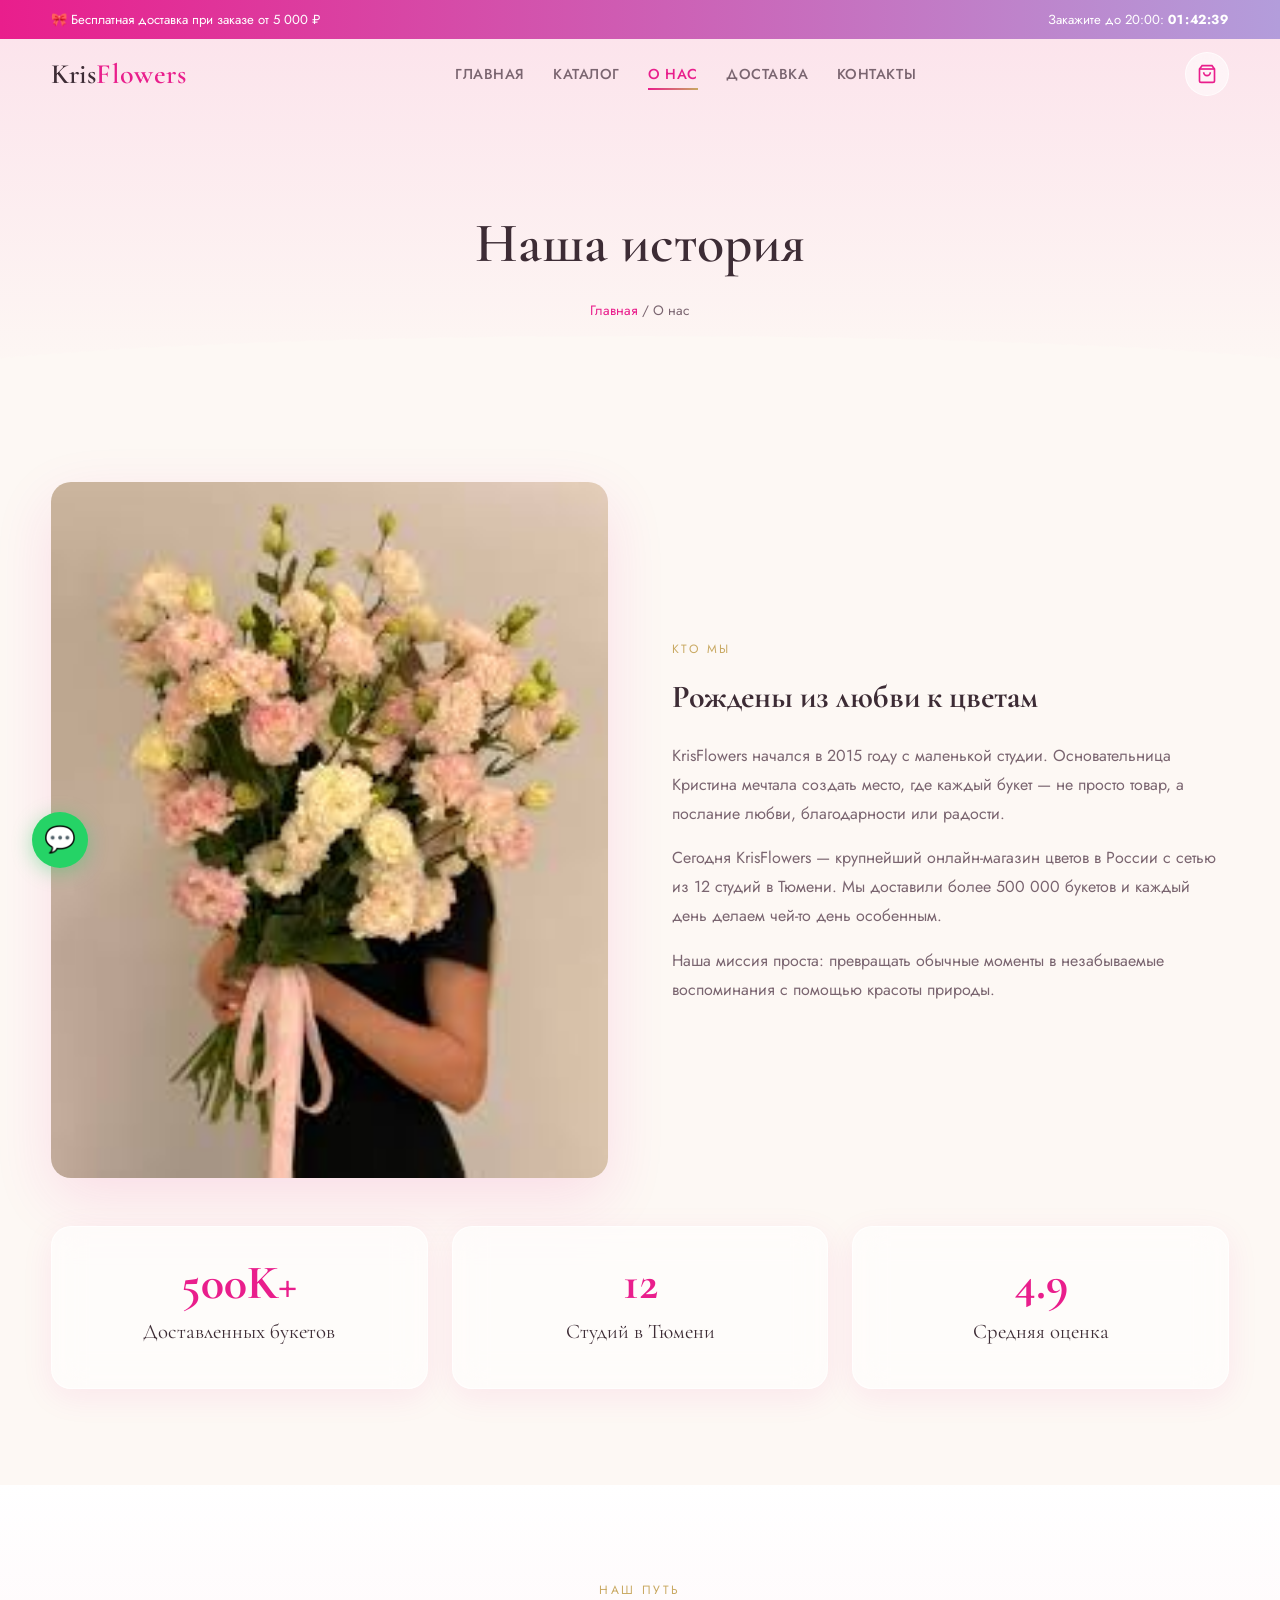
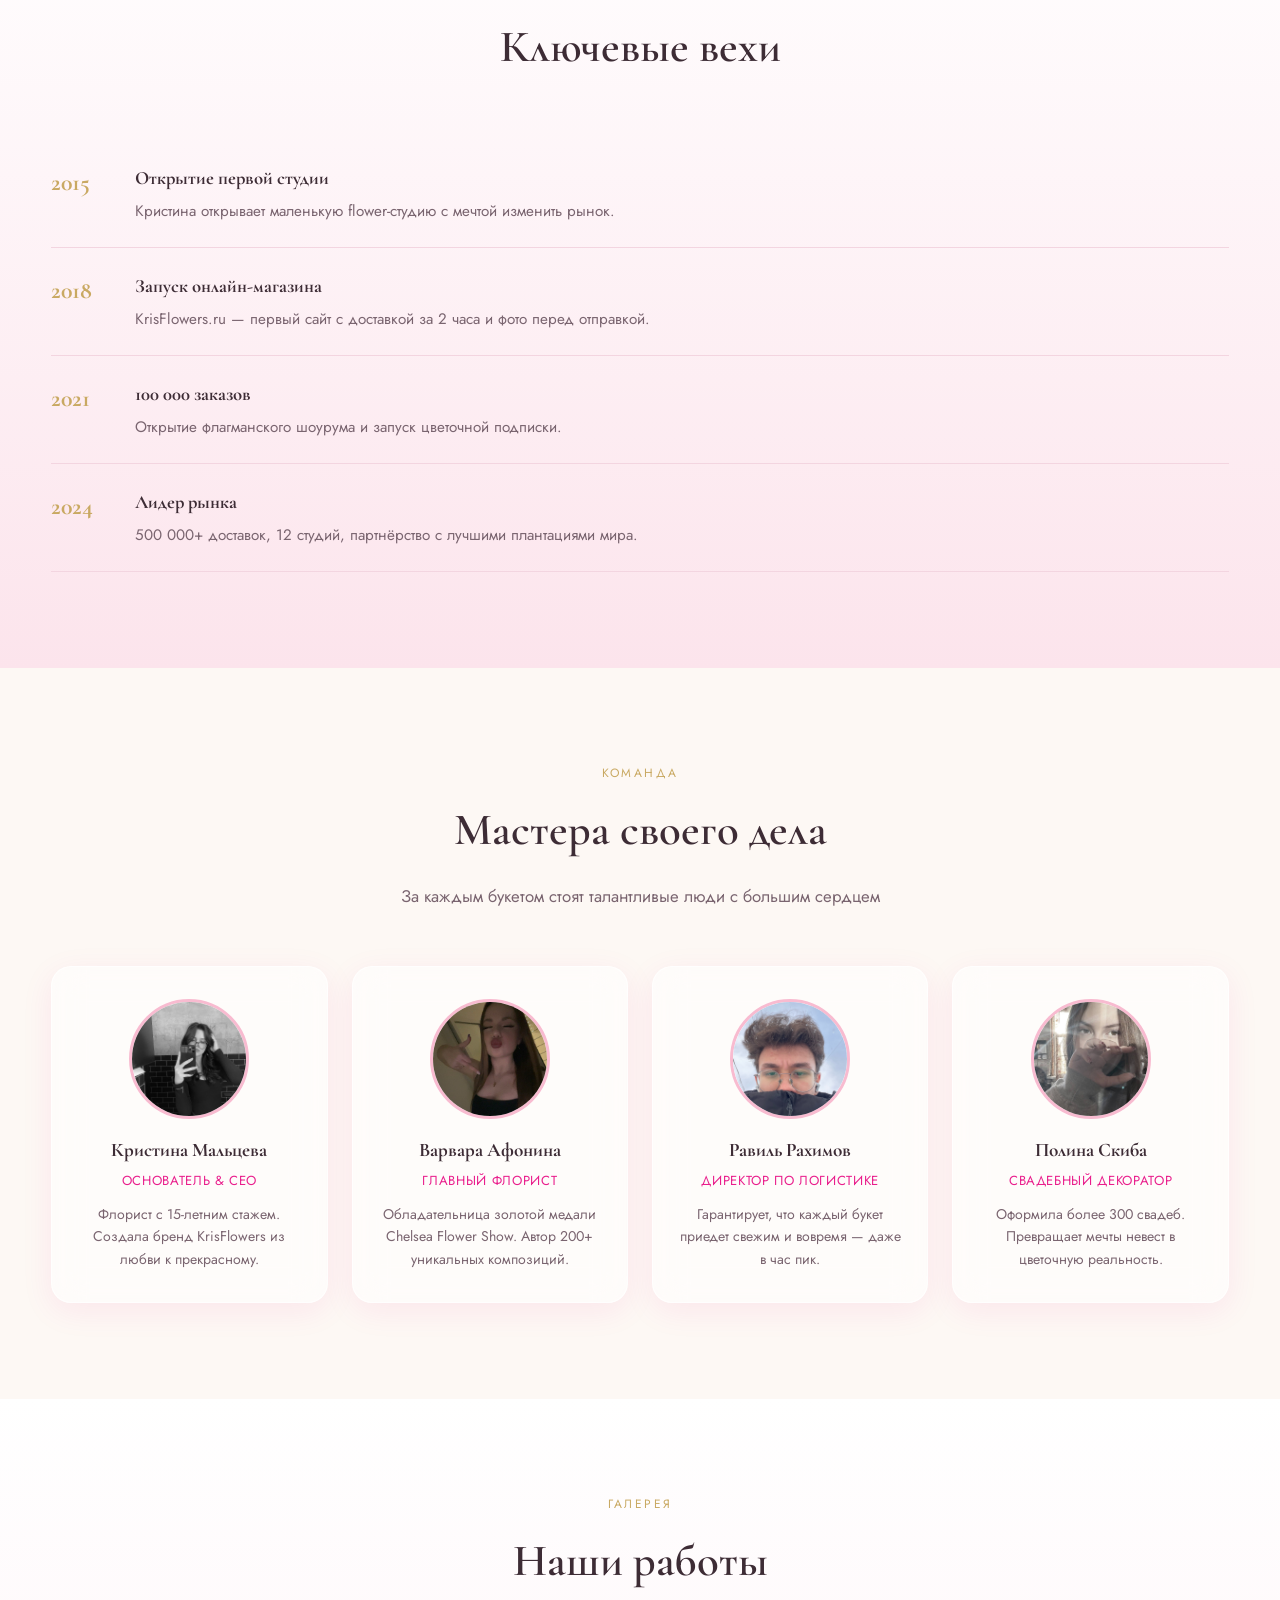
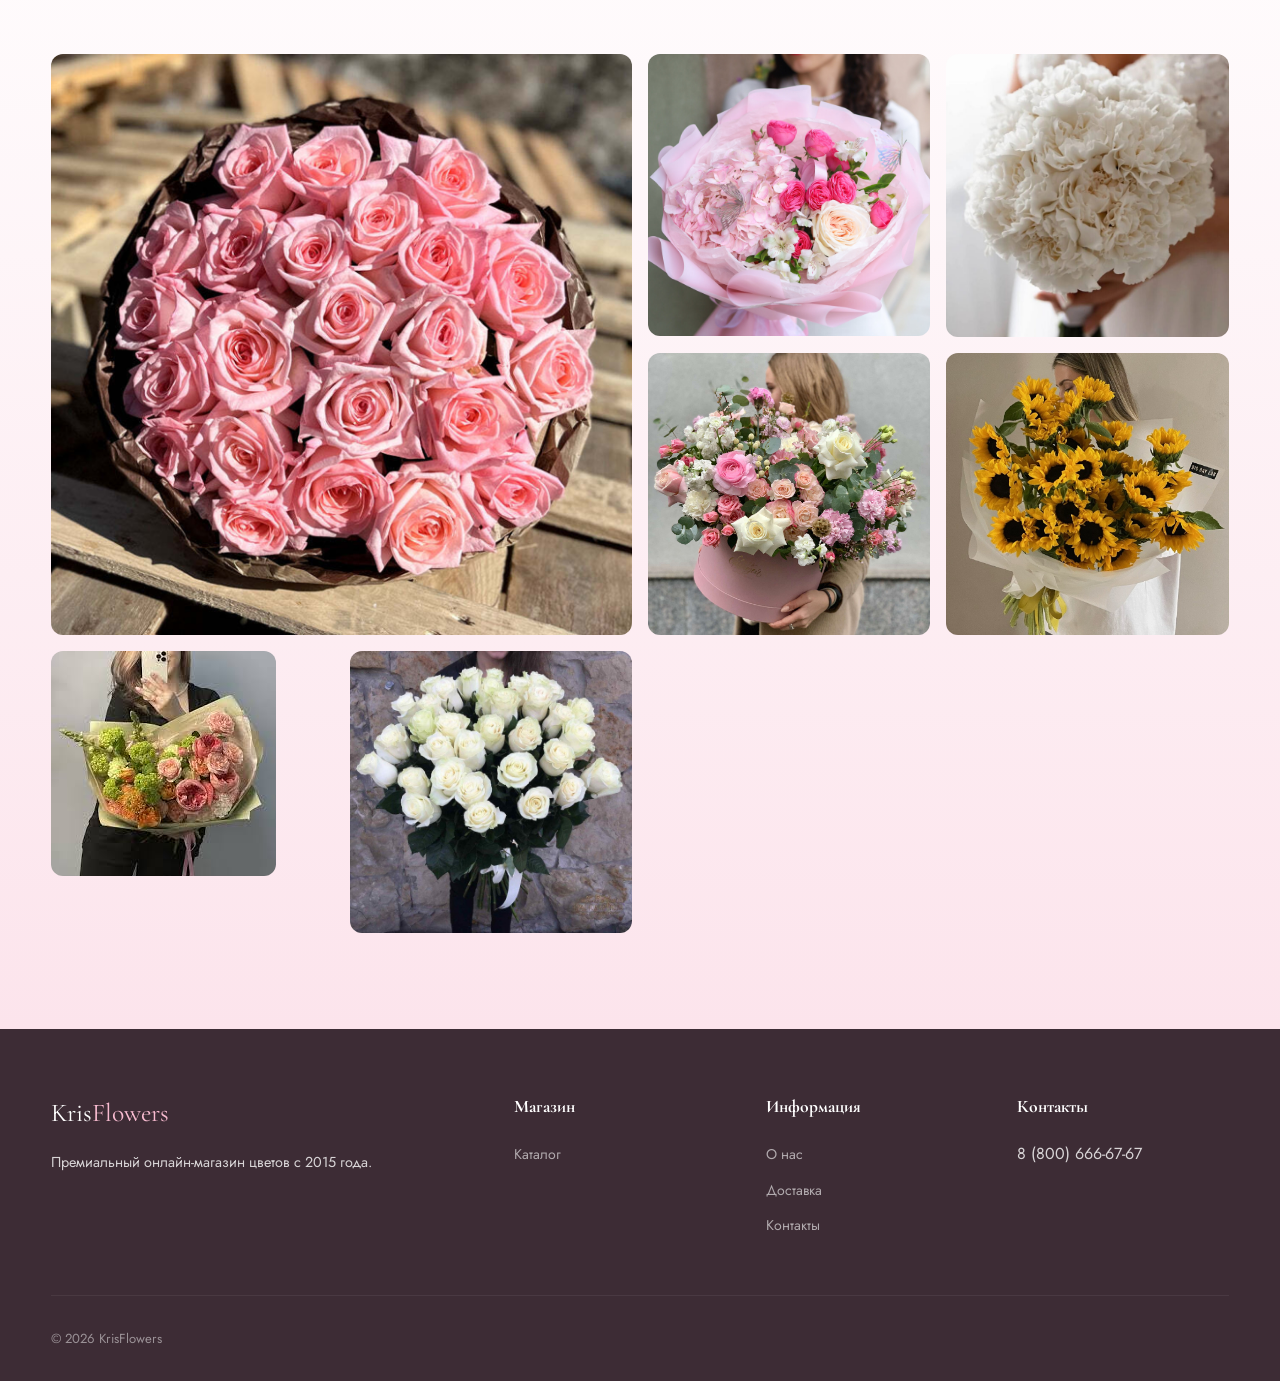
<file: about.html>
<!DOCTYPE html>
<html lang="ru">
<head>
  <meta charset="UTF-8">
  <meta name="viewport" content="width=device-width, initial-scale=1.0">
  <meta name="description" content="О компании KrisFlowers — история, команда флористов, ценности. Лидер рынка цветов с 2015 года.">
  <title>О нас — KrisFlowers</title>
  <link rel="stylesheet" href="css/style.css">
  <link rel="stylesheet" href="css/responsive.css">
  <link rel="stylesheet" href="css/extras.css">
</head>
<body>

  <div class="announcement">
    <div class="container announcement__inner">
      <span>🎀 Бесплатная доставка при заказе от 5 000 ₽</span>
      <span class="announcement__timer">Закажите до 20:00: <strong class="delivery-countdown">--:--:--</strong></span>
    </div>
  </div>

  <header class="header">
    <div class="container header__inner">
      <a href="index.html" class="logo">Kris<span>Flowers</span></a>
      <nav class="nav">
        <a href="index.html" class="nav__link">Главная</a>
        <a href="catalog.html" class="nav__link">Каталог</a>
        <a href="about.html" class="nav__link active">О нас</a>
        <a href="delivery.html" class="nav__link">Доставка</a>
        <a href="contacts.html" class="nav__link">Контакты</a>
      </nav>
      <div class="header__actions">
        <a href="cart.html" class="cart-btn" aria-label="Корзина">
          <svg viewBox="0 0 24 24" stroke-width="2"><path d="M6 2L3 6v14a2 2 0 002 2h14a2 2 0 002-2V6l-3-4z"/><line x1="3" y1="6" x2="21" y2="6"/><path d="M16 10a4 4 0 01-8 0"/></svg>
          <span class="cart-badge" style="display:none">0</span>
        </a>
        <button class="burger" aria-label="Меню"><span></span><span></span><span></span></button>
      </div>
    </div>
  </header>
  <div class="nav-overlay"></div>

  <section class="page-hero">
    <div class="container">
      <h1 class="page-hero__title">Наша история</h1>
      <p class="page-hero__breadcrumb"><a href="index.html">Главная</a> / О нас</p>
    </div>
  </section>

  <section class="section">
    <div class="container">
      <div class="about-grid">
        <div class="about-img reveal">
          <img src="assets/1.jpg" alt="Флорист KrisFlowers за работой">
        </div>
        <div class="about-text reveal">
          <div class="section__tag">Кто мы</div>
          <h2>Рождены из любви к цветам</h2>
          <p>KrisFlowers начался в 2015 году с маленькой студии. Основательница Кристина мечтала создать место, где каждый букет — не просто товар, а послание любви, благодарности или радости.</p>
          <p>Сегодня KrisFlowers — крупнейший онлайн-магазин цветов в России с сетью из 12 студий в Тюмени. Мы доставили более 500 000 букетов и каждый день делаем чей-то день особенным.</p>
          <p>Наша миссия проста: превращать обычные моменты в незабываемые воспоминания с помощью красоты природы.</p>
        </div>
      </div>

      <div class="values-grid reveal">
        <div class="glass-card value-card">
          <div class="value-card__num">500K+</div>
          <div class="feature-card__title">Доставленных букетов</div>
        </div>
        <div class="glass-card value-card">
          <div class="value-card__num">12</div>
          <div class="feature-card__title">Студий в Тюмени</div>
        </div>
        <div class="glass-card value-card">
          <div class="value-card__num">4.9</div>
          <div class="feature-card__title">Средняя оценка</div>
        </div>
      </div>
    </div>
  </section>

  <section class="section section--alt">
    <div class="container">
      <div class="section__header reveal">
        <div class="section__tag">Наш путь</div>
        <h2 class="section__title">Ключевые вехи</h2>
      </div>
      <div class="timeline reveal">
        <div class="timeline__item">
          <div class="timeline__year">2015</div>
          <div>
            <h3 style="font-family:var(--font-display);margin-bottom:0.3rem">Открытие первой студии</h3>
            <p style="color:var(--text-muted);font-size:0.95rem">Кристина открывает маленькую flower-студию с мечтой изменить рынок.</p>
          </div>
        </div>
        <div class="timeline__item">
          <div class="timeline__year">2018</div>
          <div>
            <h3 style="font-family:var(--font-display);margin-bottom:0.3rem">Запуск онлайн-магазина</h3>
            <p style="color:var(--text-muted);font-size:0.95rem">KrisFlowers.ru — первый сайт с доставкой за 2 часа и фото перед отправкой.</p>
          </div>
        </div>
        <div class="timeline__item">
          <div class="timeline__year">2021</div>
          <div>
            <h3 style="font-family:var(--font-display);margin-bottom:0.3rem">100 000 заказов</h3>
            <p style="color:var(--text-muted);font-size:0.95rem">Открытие флагманского шоурума и запуск цветочной подписки.</p>
          </div>
        </div>
        <div class="timeline__item">
          <div class="timeline__year">2024</div>
          <div>
            <h3 style="font-family:var(--font-display);margin-bottom:0.3rem">Лидер рынка</h3>
            <p style="color:var(--text-muted);font-size:0.95rem">500 000+ доставок, 12 студий, партнёрство с лучшими плантациями мира.</p>
          </div>
        </div>
      </div>
    </div>
  </section>

  <section class="section">
    <div class="container">
      <div class="section__header reveal">
        <div class="section__tag">Команда</div>
        <h2 class="section__title">Мастера своего дела</h2>
        <p class="section__desc">За каждым букетом стоят талантливые люди с большим сердцем</p>
      </div>
      <div class="team-grid">
        <div class="glass-card team-card reveal">
          <img class="team-card__photo" src="assets/2.jpg" alt="Кристина">
          <h3 class="team-card__name">Кристина Мальцева</h3>
          <div class="team-card__role">Основатель & CEO</div>
          <p class="team-card__bio">Флорист с 15-летним стажем. Создала бренд KrisFlowers из любви к прекрасному.</p>
        </div>
        <div class="glass-card team-card reveal reveal-delay-1">
          <img class="team-card__photo" src="assets/4.jpg" alt="Варвара">
          <h3 class="team-card__name">Варвара Афонина</h3>
          <div class="team-card__role">Главный флорист</div>
          <p class="team-card__bio">Обладательница золотой медали Chelsea Flower Show. Автор 200+ уникальных композиций.</p>
        </div>
        <div class="glass-card team-card reveal reveal-delay-2">
          <img class="team-card__photo" src="assets/3.jpg" alt="Равиль">
          <h3 class="team-card__name">Равиль Рахимов</h3>
          <div class="team-card__role">Директор по логистике</div>
          <p class="team-card__bio">Гарантирует, что каждый букет приедет свежим и вовремя — даже в час пик.</p>
        </div>
        <div class="glass-card team-card reveal reveal-delay-3">
          <img class="team-card__photo" src="assets/5.jpg" alt="Полина">
          <h3 class="team-card__name">Полина Скиба</h3>
          <div class="team-card__role">Свадебный декоратор</div>
          <p class="team-card__bio">Оформила более 300 свадеб. Превращает мечты невест в цветочную реальность.</p>
        </div>
      </div>
    </div>
  </section>

  <section class="section section--alt">
    <div class="container">
      <div class="section__header reveal">
        <div class="section__tag">Галерея</div>
        <h2 class="section__title">Наши работы</h2>
      </div>
      <div class="gallery-grid reveal">
        <img src="assets/6.jpg" alt="Букет роз">
        <img src="assets/7.jpg" alt="Весенний букет">
        <img src="assets/8.jpg" alt="Свадебный букет">
        <img src="assets/9.jpg" alt="Коробка с цветами">
        <img src="assets/10.jpg" alt="Подсолнухи">
        <img src="assets/11.jpg" alt="Тропические цветы">
        <img src="assets/12.jpg" alt="Белые розы">
      </div>
    </div>
  </section>

  <footer class="footer">
    <div class="container">
      <div class="footer__grid">
        <div>
          <div class="footer__logo">Kris<span>Flowers</span></div>
          <p class="footer__desc">Премиальный онлайн-магазин цветов с 2015 года.</p>
        </div>
        <div>
          <h4 class="footer__title">Магазин</h4>
          <ul class="footer__links">
            <li><a href="catalog.html">Каталог</a></li>
          </ul>
        </div>
        <div>
          <h4 class="footer__title">Информация</h4>
          <ul class="footer__links">
            <li><a href="about.html">О нас</a></li>
            <li><a href="delivery.html">Доставка</a></li>
            <li><a href="contacts.html">Контакты</a></li>
          </ul>
        </div>
        <div>
          <h4 class="footer__title">Контакты</h4>
          <ul class="footer__links">
            <li>8 (800) 666-67-67</li>
          </ul>
        </div>
      </div>
      <div class="footer__bottom">
        <span>© 2026 KrisFlowers</span>
      </div>
    </div>
  </footer>

  <a href="https://vk.com/hrustilda" class="whatsapp-float" aria-label="Vk">💬</a>

  <script src="js/products.js"></script>
  <script src="js/main.js"></script>
</body>
</html>
</file>
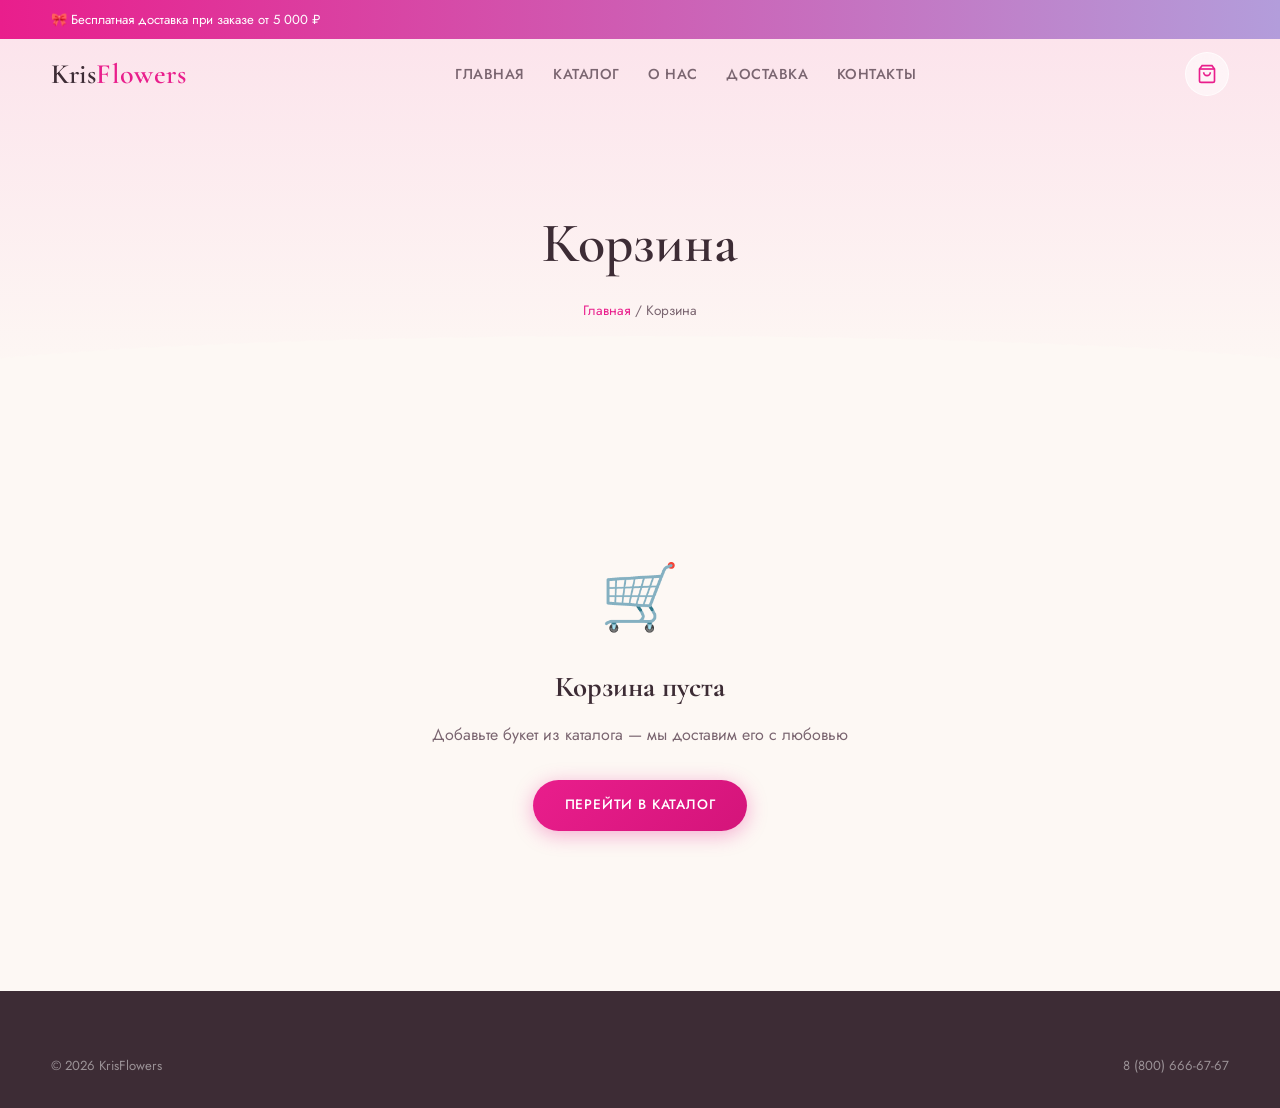
<file: cart.html>
<!DOCTYPE html>
<html lang="ru">
<head>
  <meta charset="UTF-8">
  <meta name="viewport" content="width=device-width, initial-scale=1.0">
  <meta name="description" content="Корзина KrisFlowers — оформите заказ букетов с доставкой за 2 часа.">
  <title>Корзина — KrisFlowers</title>
  <link rel="stylesheet" href="css/style.css">
  <link rel="stylesheet" href="css/responsive.css">
  <link rel="stylesheet" href="css/extras.css">
</head>
<body>

  <div class="announcement">
    <div class="container announcement__inner">
      <span>🎀 Бесплатная доставка при заказе от 5 000 ₽</span>
    </div>
  </div>

  <header class="header">
    <div class="container header__inner">
      <a href="index.html" class="logo">Kris<span>Flowers</span></a>
      <nav class="nav">
        <a href="index.html" class="nav__link">Главная</a>
        <a href="catalog.html" class="nav__link">Каталог</a>
        <a href="about.html" class="nav__link">О нас</a>
        <a href="delivery.html" class="nav__link">Доставка</a>
        <a href="contacts.html" class="nav__link">Контакты</a>
      </nav>
      <div class="header__actions">
        <a href="cart.html" class="cart-btn" aria-label="Корзина">
          <svg viewBox="0 0 24 24" stroke-width="2"><path d="M6 2L3 6v14a2 2 0 002 2h14a2 2 0 002-2V6l-3-4z"/><line x1="3" y1="6" x2="21" y2="6"/><path d="M16 10a4 4 0 01-8 0"/></svg>
          <span class="cart-badge" style="display:none">0</span>
        </a>
        <button class="burger" aria-label="Меню"><span></span><span></span><span></span></button>
      </div>
    </div>
  </header>
  <div class="nav-overlay"></div>

  <section class="page-hero">
    <div class="container">
      <h1 class="page-hero__title">Корзина</h1>
      <p class="page-hero__breadcrumb"><a href="index.html">Главная</a> / Корзина</p>
    </div>
  </section>

  <section class="section">
    <div class="container">
      <div class="cart-empty">
        <div class="cart-empty__icon">🛒</div>
        <h2 class="cart-empty__title">Корзина пуста</h2>
        <p style="color:var(--text-muted);margin-bottom:2rem">Добавьте букет из каталога — мы доставим его с любовью</p>
        <a href="catalog.html" class="btn btn--primary">Перейти в каталог</a>
      </div>

      <div class="cart-layout hidden">
        <div class="cart-items"></div>
        <div class="glass-card cart-summary">
          <h3 style="font-family:var(--font-display);font-size:1.4rem;margin-bottom:1.5rem">Итого</h3>
          <div class="cart-summary__row">
            <span>Товары</span>
            <span class="summary-subtotal">0 ₽</span>
          </div>
          <div class="cart-summary__row">
            <span>Доставка</span>
            <span class="summary-delivery">490 ₽</span>
          </div>
          <div class="promo-input">
            <input type="text" placeholder="Промокод (KRIS20)">
            <button class="btn btn--outline btn--sm" data-apply-promo>OK</button>
          </div>
          <div class="cart-summary__row cart-summary__row--total">
            <span>К оплате</span>
            <span class="summary-total">0 ₽</span>
          </div>
          <a href="checkout.html" class="btn btn--primary" style="width:100%;margin-top:1.5rem">Оформить заказ</a>
          <p style="font-size:0.78rem;color:var(--text-muted);text-align:center;margin-top:1rem">🔒 Безопасная оплата · Гарантия свежести</p>
        </div>
      </div>
    </div>
  </section>

  <footer class="footer">
    <div class="container">
      <div class="footer__bottom" style="border:none;padding:0">
        <span>© 2026 KrisFlowers</span>
        <span>8 (800) 666-67-67</span>
      </div>
    </div>
  </footer>

  <script src="js/products.js"></script>
  <script src="js/main.js"></script>
</body>
</html>
</file>
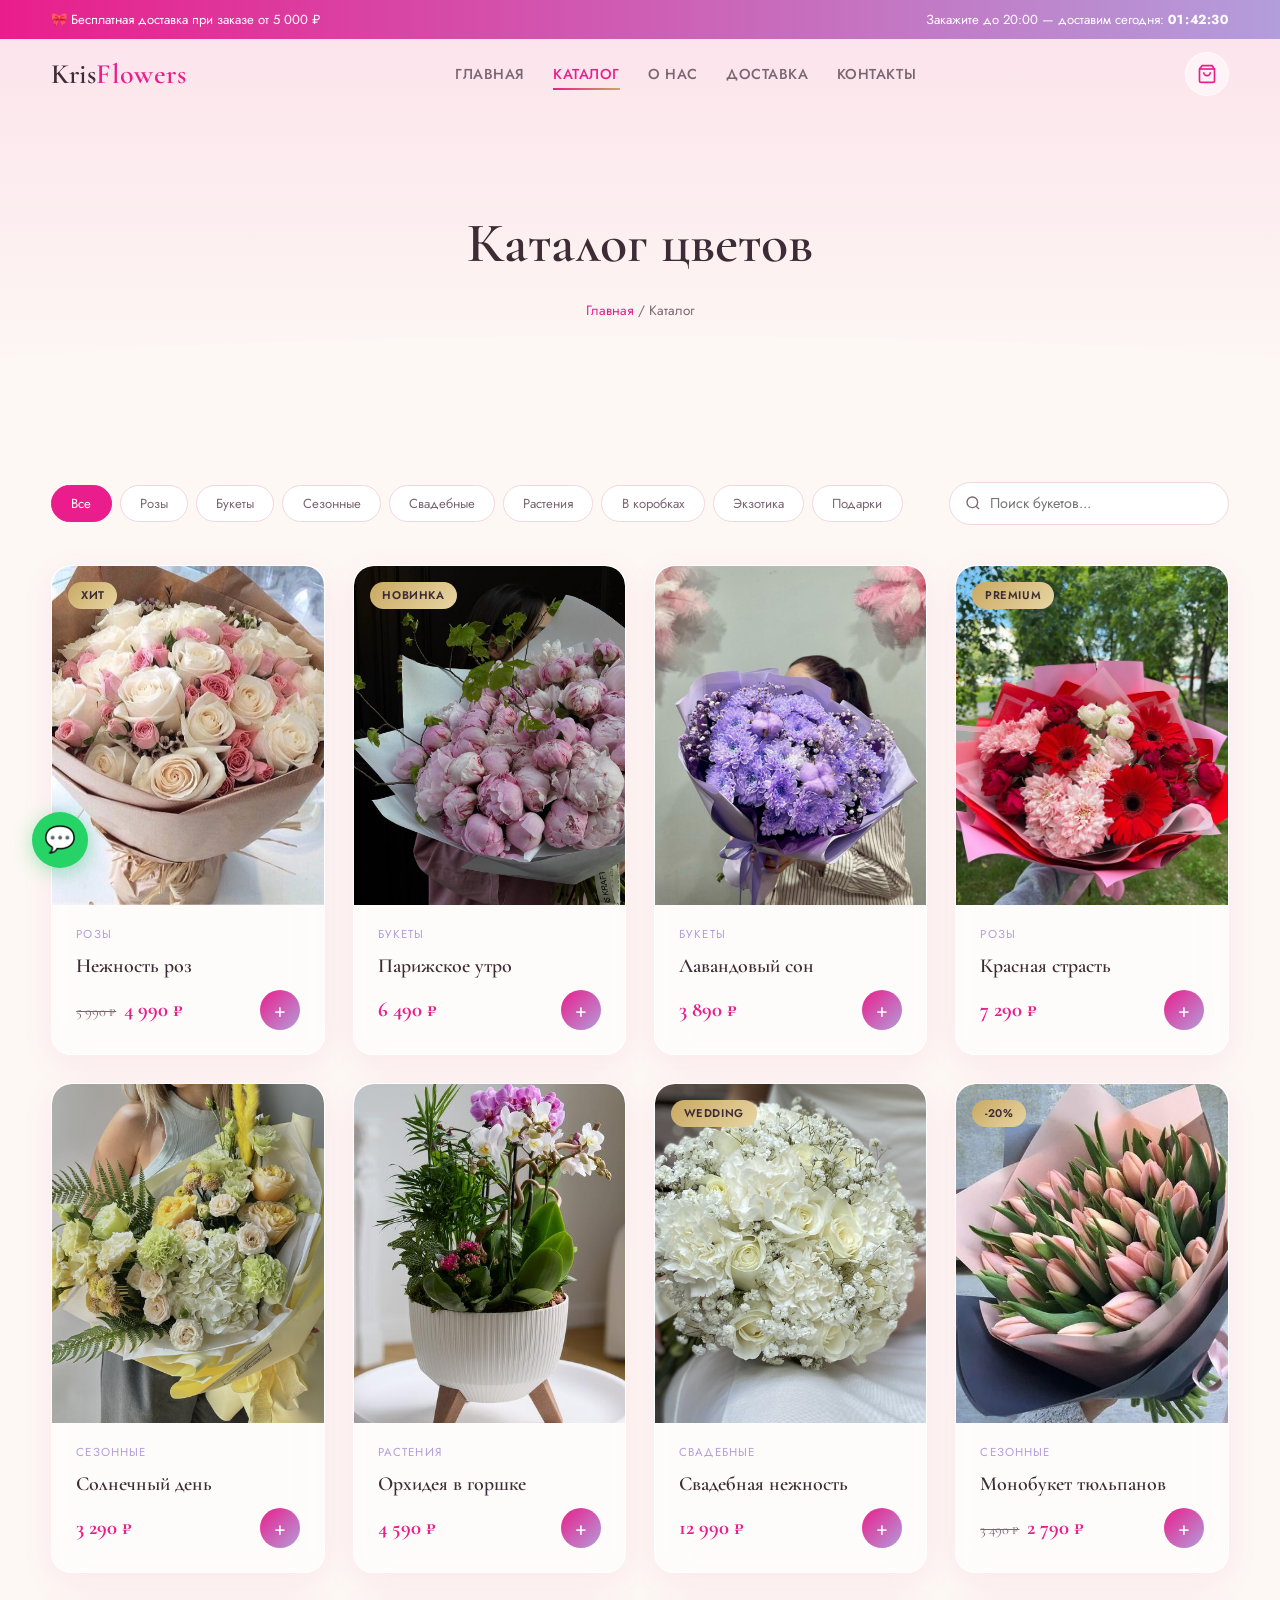
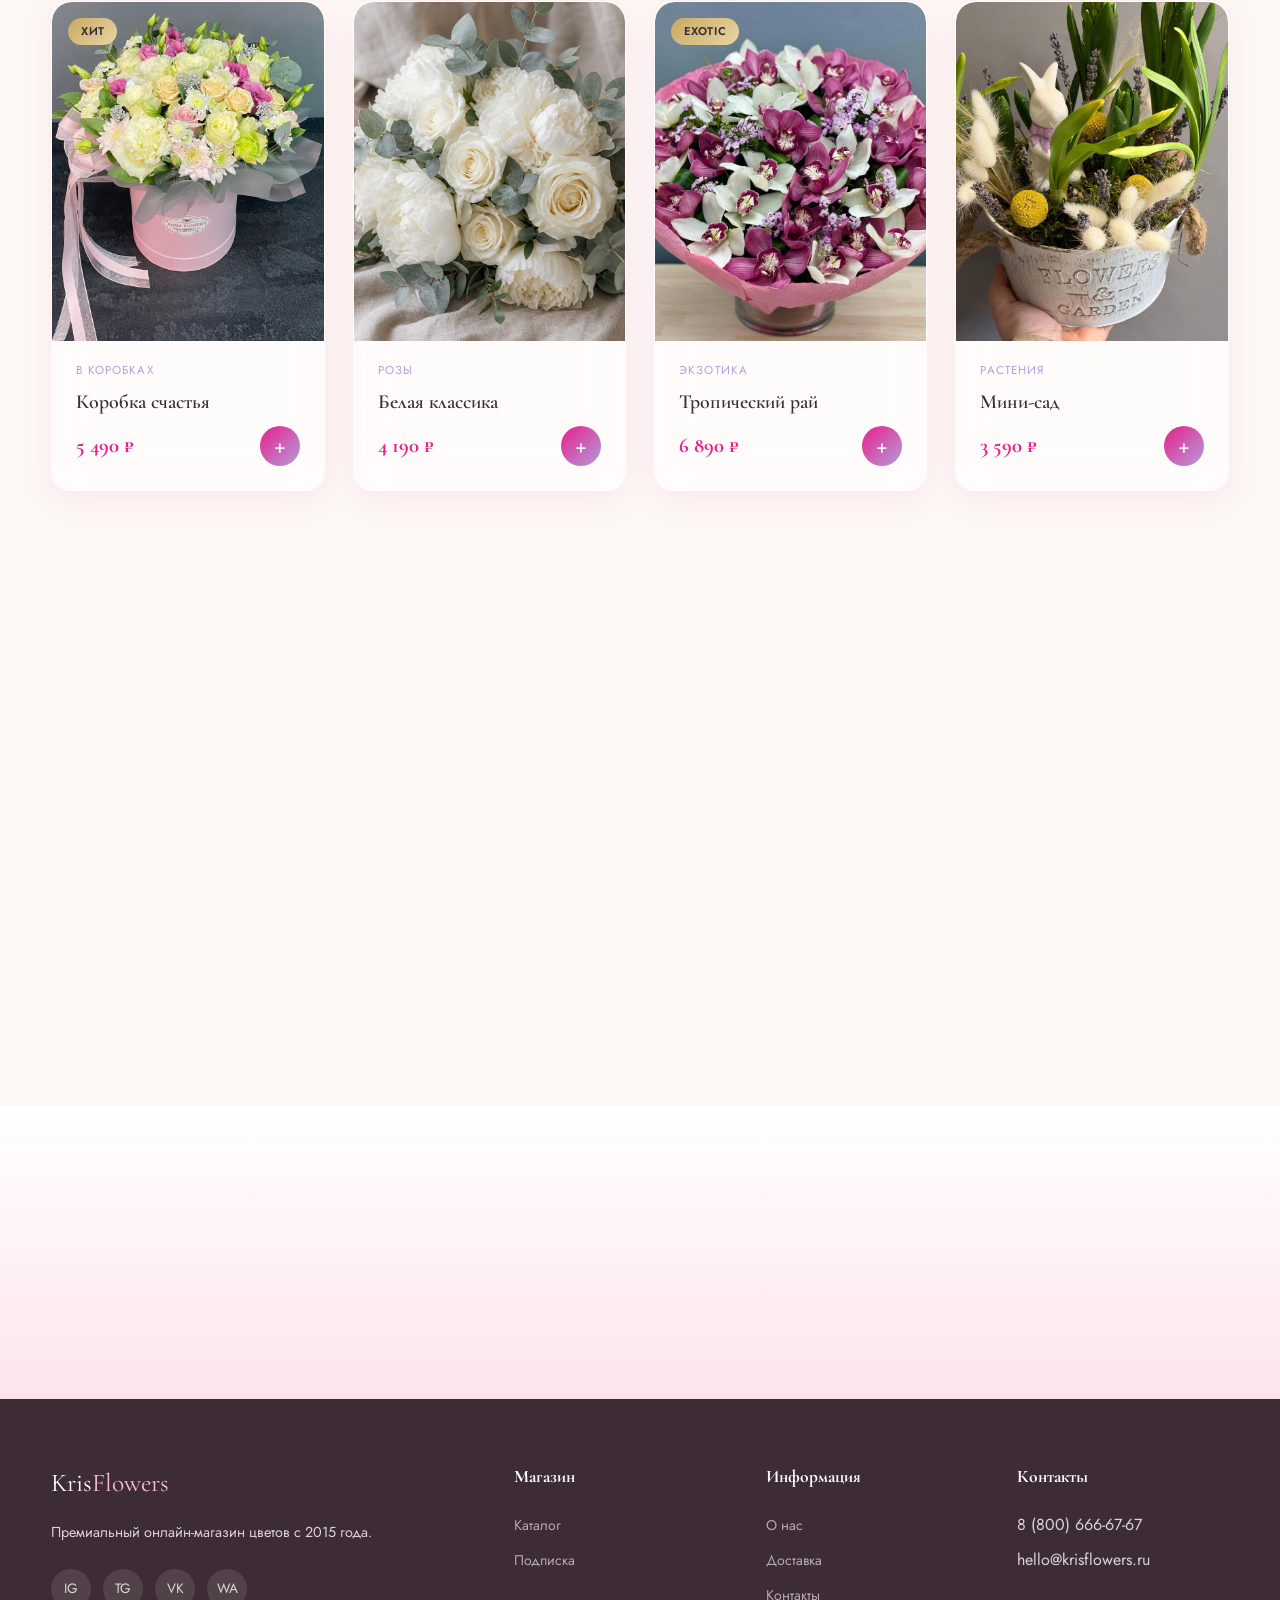
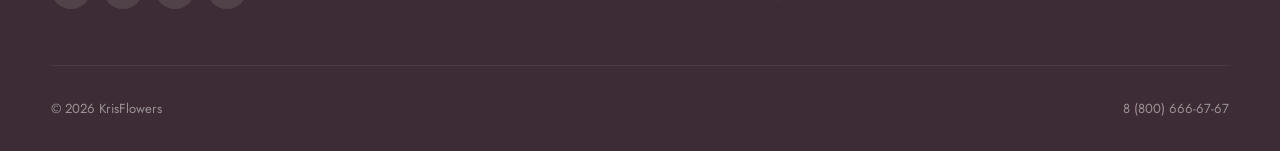
<file: catalog.html>
<!DOCTYPE html>
<html lang="ru">
<head>
  <meta charset="UTF-8">
  <meta name="viewport" content="width=device-width, initial-scale=1.0">
  <meta name="description" content="Каталог цветов KrisFlowers — букеты, розы, растения, подарки. Более 100 позиций с доставкой за 2 часа.">
  <title>Каталог — KrisFlowers</title>
  <link rel="stylesheet" href="css/style.css">
  <link rel="stylesheet" href="css/responsive.css">
  <link rel="stylesheet" href="css/extras.css">
</head>
<body>

  <div class="announcement">
    <div class="container announcement__inner">
      <span>🎀 Бесплатная доставка при заказе от 5 000 ₽</span>
      <span class="announcement__timer">Закажите до 20:00 — доставим сегодня: <strong class="delivery-countdown">--:--:--</strong></span>
    </div>
  </div>

  <header class="header">
    <div class="container header__inner">
      <a href="index.html" class="logo">Kris<span>Flowers</span></a>
      <nav class="nav">
        <a href="index.html" class="nav__link">Главная</a>
        <a href="catalog.html" class="nav__link active">Каталог</a>
        <a href="about.html" class="nav__link">О нас</a>
        <a href="delivery.html" class="nav__link">Доставка</a>
        <a href="contacts.html" class="nav__link">Контакты</a>
      </nav>
      <div class="header__actions">
        <a href="cart.html" class="cart-btn" aria-label="Корзина">
          <svg viewBox="0 0 24 24" stroke-width="2"><path d="M6 2L3 6v14a2 2 0 002 2h14a2 2 0 002-2V6l-3-4z"/><line x1="3" y1="6" x2="21" y2="6"/><path d="M16 10a4 4 0 01-8 0"/></svg>
          <span class="cart-badge" style="display:none">0</span>
        </a>
        <button class="burger" aria-label="Меню"><span></span><span></span><span></span></button>
      </div>
    </div>
  </header>
  <div class="nav-overlay"></div>

  <section class="page-hero">
    <div class="container">
      <h1 class="page-hero__title">Каталог цветов</h1>
      <p class="page-hero__breadcrumb"><a href="index.html">Главная</a> / Каталог</p>
    </div>
  </section>

  <section class="section">
    <div class="container">
      <div class="catalog-toolbar reveal">
        <div class="filter-tabs">
          <button class="filter-tab active" data-filter="all">Все</button>
          <button class="filter-tab" data-filter="roses">Розы</button>
          <button class="filter-tab" data-filter="bouquets">Букеты</button>
          <button class="filter-tab" data-filter="seasonal">Сезонные</button>
          <button class="filter-tab" data-filter="wedding">Свадебные</button>
          <button class="filter-tab" data-filter="plants">Растения</button>
          <button class="filter-tab" data-filter="boxes">В коробках</button>
          <button class="filter-tab" data-filter="exotic">Экзотика</button>
          <button class="filter-tab" data-filter="gift">Подарки</button>
        </div>
        <div class="search-box">
          <svg viewBox="0 0 24 24" stroke-width="2"><circle cx="11" cy="11" r="8"/><line x1="21" y1="21" x2="16.65" y2="16.65"/></svg>
          <input type="search" placeholder="Поиск букетов...">
        </div>
      </div>
      <div class="products-grid" id="catalog-grid"></div>
    </div>
  </section>

  <section class="section section--alt">
    <div class="container">
      <div class="trust-bar reveal">
        <div class="trust-item"><span class="trust-item__icon">🌿</span> 100% свежесть</div>
        <div class="trust-item"><span class="trust-item__icon">🔒</span> Безопасная оплата</div>
        <div class="trust-item"><span class="trust-item__icon">↩️</span> Гарантия замены</div>
        <div class="trust-item"><span class="trust-item__icon">⭐</span> 4.9 / 5 рейтинг</div>
      </div>
    </div>
  </section>

  <footer class="footer">
    <div class="container">
      <div class="footer__grid">
        <div>
          <div class="footer__logo">Kris<span>Flowers</span></div>
          <p class="footer__desc">Премиальный онлайн-магазин цветов с 2015 года.</p>
          <div class="social-links">
            <a href="#" class="social-link">IG</a>
            <a href="#" class="social-link">TG</a>
            <a href="#" class="social-link">VK</a>
            <a href="#" class="social-link">WA</a>
          </div>
        </div>
        <div>
          <h4 class="footer__title">Магазин</h4>
          <ul class="footer__links">
            <li><a href="catalog.html">Каталог</a></li>
            <li><a href="index.html#subscription">Подписка</a></li>
          </ul>
        </div>
        <div>
          <h4 class="footer__title">Информация</h4>
          <ul class="footer__links">
            <li><a href="about.html">О нас</a></li>
            <li><a href="delivery.html">Доставка</a></li>
            <li><a href="contacts.html">Контакты</a></li>
          </ul>
        </div>
        <div>
          <h4 class="footer__title">Контакты</h4>
          <ul class="footer__links">
            <li>8 (800) 666-67-67</li>
            <li>hello@krisflowers.ru</li>
          </ul>
        </div>
      </div>
      <div class="footer__bottom">
        <span>© 2026 KrisFlowers</span>
        <span>8 (800) 666-67-67</span>
      </div>
    </div>
  </footer>

  <a href="https://vk.com/hrustilda" class="whatsapp-float" aria-label="Vk">💬</a>

  <script src="js/products.js"></script>
  <script src="js/main.js"></script>
  <script>
    document.getElementById('catalog-grid').innerHTML =
      PRODUCTS.map(renderProductCard).join('');
    initReveal();
  </script>
</body>
</html>
</file>
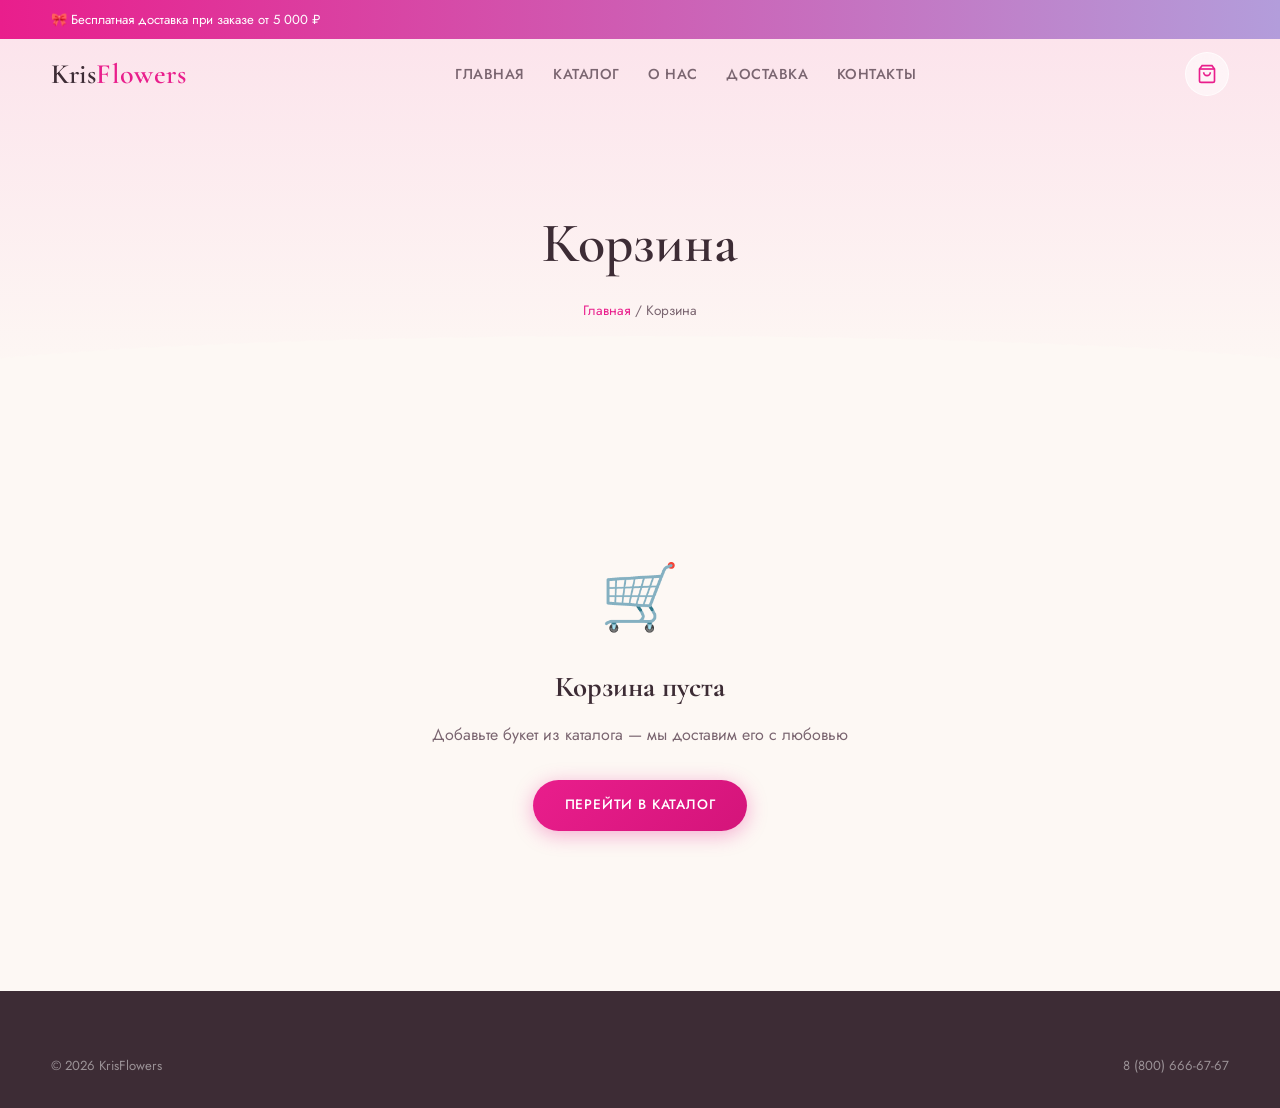
<file: checkout.html>
<!DOCTYPE html>
<html lang="ru">
<head>
  <meta charset="UTF-8">
  <meta name="viewport" content="width=device-width, initial-scale=1.0">
  <meta name="description" content="Оформление заказа KrisFlowers — доставка цветов за 2 часа.">
  <title>Оформление заказа — KrisFlowers</title>
  <link rel="stylesheet" href="css/style.css">
  <link rel="stylesheet" href="css/responsive.css">
  <link rel="stylesheet" href="css/extras.css">
</head>
<body>

  <div class="announcement">
    <div class="container announcement__inner">
      <span>🎀 Бесплатная доставка при заказе от 5 000 ₽</span>
    </div>
  </div>

  <header class="header">
    <div class="container header__inner">
      <a href="index.html" class="logo">Kris<span>Flowers</span></a>
      <nav class="nav">
        <a href="index.html" class="nav__link">Главная</a>
        <a href="catalog.html" class="nav__link">Каталог</a>
        <a href="about.html" class="nav__link">О нас</a>
        <a href="delivery.html" class="nav__link">Доставка</a>
        <a href="contacts.html" class="nav__link">Контакты</a>
      </nav>
      <div class="header__actions">
        <a href="cart.html" class="cart-btn" aria-label="Корзина">
          <svg viewBox="0 0 24 24" stroke-width="2"><path d="M6 2L3 6v14a2 2 0 002 2h14a2 2 0 002-2V6l-3-4z"/><line x1="3" y1="6" x2="21" y2="6"/><path d="M16 10a4 4 0 01-8 0"/></svg>
          <span class="cart-badge" style="display:none">0</span>
        </a>
        <button class="burger" aria-label="Меню"><span></span><span></span><span></span></button>
      </div>
    </div>
  </header>
  <div class="nav-overlay"></div>

  <section class="page-hero">
    <div class="container">
      <h1 class="page-hero__title">Оформление заказа</h1>
      <p class="page-hero__breadcrumb"><a href="index.html">Главная</a> / <a href="cart.html">Корзина</a> / Оформление</p>
    </div>
  </section>

  <section class="section">
    <div class="container">
      <div class="checkout-layout">
        <form class="glass-card checkout-form">
          <h2 style="font-family:var(--font-display);font-size:1.6rem;margin-bottom:1.5rem">Данные получателя</h2>
          <div class="form-row">
            <div class="form-group">
              <label for="recipient-name">Имя получателя</label>
              <input type="text" id="recipient-name" placeholder="Анна" required>
            </div>
            <div class="form-group">
              <label for="recipient-phone">Телефон получателя</label>
              <input type="tel" id="recipient-phone" placeholder="+7 (___) ___-__-__" required>
            </div>
          </div>
          <div class="form-group">
            <label for="address">Адрес доставки</label>
            <input type="text" id="address" placeholder="Тюмень, ул. Ленина, д. 1, кв. 1" required>
          </div>
          <div class="form-row">
            <div class="form-group">
              <label for="date">Дата доставки</label>
              <input type="date" id="date" required>
            </div>
            <div class="form-group">
              <label for="time">Время</label>
              <select id="time" required>
                <option value="">Выберите интервал</option>
                <option>09:00 – 11:00</option>
                <option>11:00 – 13:00</option>
                <option>13:00 – 15:00</option>
                <option>15:00 – 17:00</option>
                <option>17:00 – 19:00</option>
                <option>19:00 – 21:00</option>
                <option>Точное время (+300 ₽)</option>
              </select>
            </div>
          </div>

          <h2 style="font-family:var(--font-display);font-size:1.6rem;margin:2rem 0 1.5rem">Ваши данные</h2>
          <div class="form-row">
            <div class="form-group">
              <label for="sender-name">Ваше имя</label>
              <input type="text" id="sender-name" placeholder="Иван" required>
            </div>
            <div class="form-group">
              <label for="sender-phone">Ваш телефон</label>
              <input type="tel" id="sender-phone" placeholder="+7 (___) ___-__-__" required>
            </div>
          </div>
          <div class="form-group">
            <label for="sender-email">Email для чека</label>
            <input type="email" id="sender-email" placeholder="email@example.com" required>
          </div>

          <h2 style="font-family:var(--font-display);font-size:1.6rem;margin:2rem 0 1.5rem">Открытка и пожелания</h2>
          <div class="form-group">
            <label for="card-text">Текст открытки (бесплатно)</label>
            <textarea id="card-text" placeholder="С самым тёплым пожеланием..."></textarea>
          </div>
          <div class="form-group">
            <label>
              <input type="checkbox" style="width:auto;margin-right:0.5rem"> Анонимная доставка (не сообщать, кто отправитель)
            </label>
          </div>
          <div class="form-group">
            <label>
              <input type="checkbox" style="width:auto;margin-right:0.5rem" checked> Отправить фото букета перед доставкой
            </label>
          </div>

          <h2 style="font-family:var(--font-display);font-size:1.6rem;margin:2rem 0 1.5rem">Оплата</h2>
          <div class="form-group">
            <select id="payment" required>
              <option value="">Способ оплаты</option>
              <option>Банковская карта онлайн</option>
              <option>SberPay</option>
              <option>Apple Pay / Google Pay</option>
              <option>Оплата при получении</option>
            </select>
          </div>
          <div class="payment-icons">
            <span class="payment-icon">VISA</span>
            <span class="payment-icon">MasterCard</span>
            <span class="payment-icon">МИР</span>
            <span class="payment-icon">SberPay</span>
          </div>

          <button type="submit" class="btn btn--primary" style="width:100%;margin-top:2rem">Подтвердить заказ</button>
        </form>

        <div class="glass-card checkout-summary">
          <h3 style="font-family:var(--font-display);font-size:1.4rem;margin-bottom:1.5rem">Ваш заказ</h3>
          <div class="checkout-items"></div>
          <div class="cart-summary__row" style="margin-top:1rem">
            <span>Товары</span>
            <span class="checkout-subtotal">0 ₽</span>
          </div>
          <div class="cart-summary__row">
            <span>Доставка</span>
            <span class="checkout-delivery">490 ₽</span>
          </div>
          <div class="cart-summary__row cart-summary__row--total">
            <span>Итого</span>
            <span class="checkout-total">0 ₽</span>
          </div>
        </div>
      </div>

      <div class="order-success hidden">
        <div class="order-success__icon">✓</div>
        <h2 style="font-family:var(--font-display);font-size:2rem;margin-bottom:0.75rem">Заказ оформлен!</h2>
        <p style="color:var(--text-muted);margin-bottom:0.5rem">Номер заказа: <strong class="order-number" style="color:var(--pink-deep)"></strong></p>
        <p style="color:var(--text-muted);margin-bottom:2rem">Мы отправим фото букета перед доставкой. Спасибо, что выбрали KrisFlowers!</p>
        <a href="catalog.html" class="btn btn--primary">Продолжить покупки</a>
      </div>
    </div>
  </section>

  <footer class="footer">
    <div class="container">
      <div class="footer__bottom" style="border:none;padding:0">
        <span>© 2026 KrisFlowers</span>
      </div>
    </div>
  </footer>

  <script src="js/products.js"></script>
  <script src="js/main.js"></script>
  <script>
    const dateInput = document.getElementById('date');
    if (dateInput) {
      const today = new Date().toISOString().split('T')[0];
      dateInput.min = today;
      dateInput.value = today;
    }
  </script>
</body>
</html>
</file>
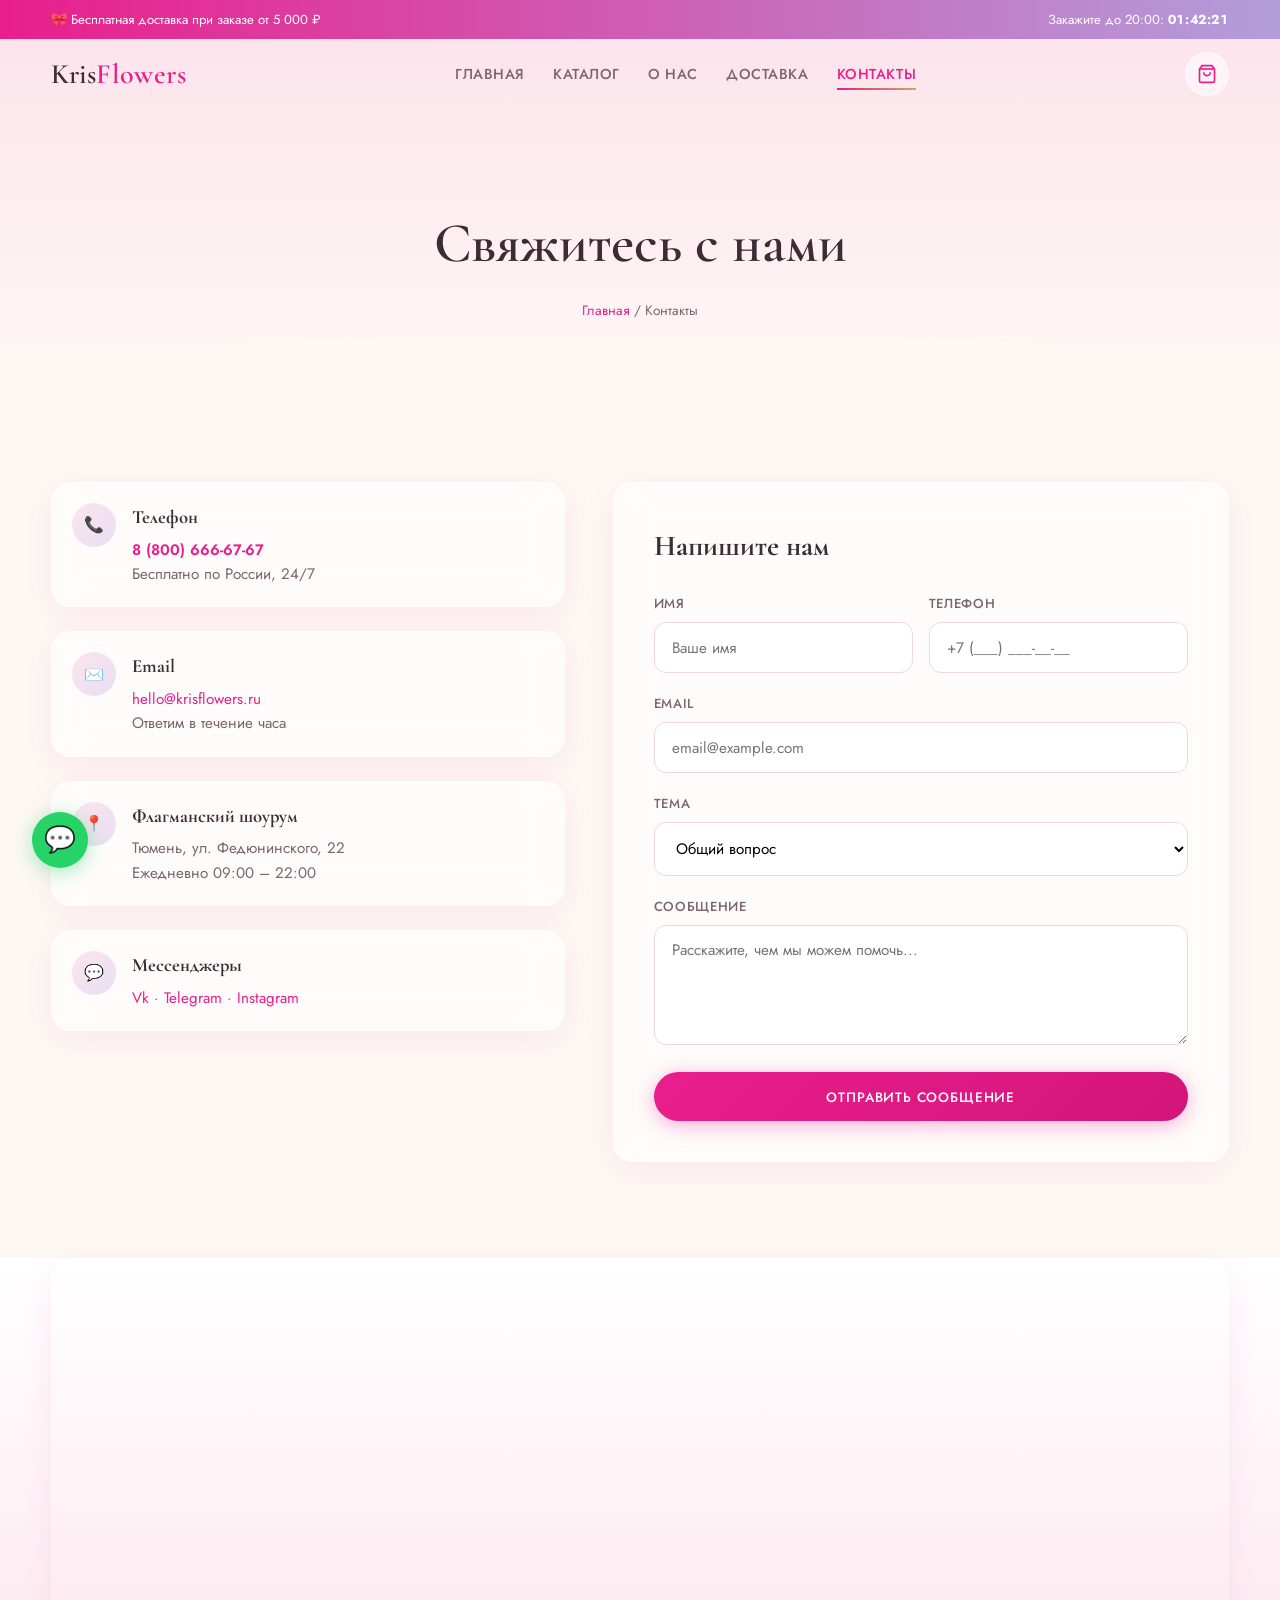
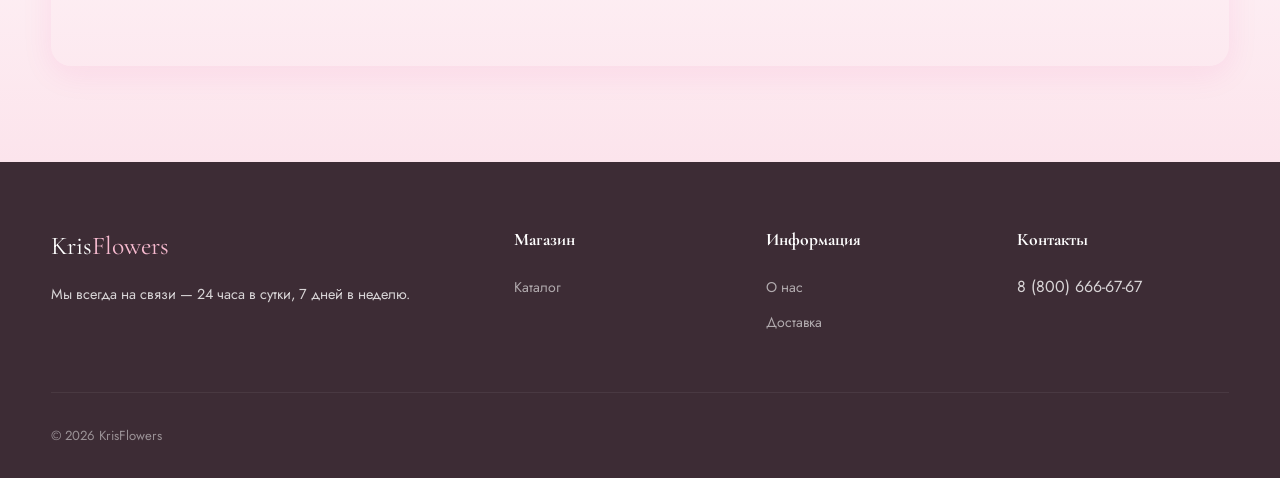
<file: contacts.html>
<!DOCTYPE html>
<html lang="ru">
<head>
  <meta charset="UTF-8">
  <meta name="viewport" content="width=device-width, initial-scale=1.0">
  <meta name="description" content="Контакты KrisFlowers — телефон, адрес, форма обратной связи. Работаем 24/7.">
  <title>Контакты — KrisFlowers</title>
  <link rel="stylesheet" href="css/style.css">
  <link rel="stylesheet" href="css/responsive.css">
  <link rel="stylesheet" href="css/extras.css">
</head>
<body>

  <div class="announcement">
    <div class="container announcement__inner">
      <span>🎀 Бесплатная доставка при заказе от 5 000 ₽</span>
      <span class="announcement__timer">Закажите до 20:00: <strong class="delivery-countdown">--:--:--</strong></span>
    </div>
  </div>

  <header class="header">
    <div class="container header__inner">
      <a href="index.html" class="logo">Kris<span>Flowers</span></a>
      <nav class="nav">
        <a href="index.html" class="nav__link">Главная</a>
        <a href="catalog.html" class="nav__link">Каталог</a>
        <a href="about.html" class="nav__link">О нас</a>
        <a href="delivery.html" class="nav__link">Доставка</a>
        <a href="contacts.html" class="nav__link active">Контакты</a>
      </nav>
      <div class="header__actions">
        <a href="cart.html" class="cart-btn" aria-label="Корзина">
          <svg viewBox="0 0 24 24" stroke-width="2"><path d="M6 2L3 6v14a2 2 0 002 2h14a2 2 0 002-2V6l-3-4z"/><line x1="3" y1="6" x2="21" y2="6"/><path d="M16 10a4 4 0 01-8 0"/></svg>
          <span class="cart-badge" style="display:none">0</span>
        </a>
        <button class="burger" aria-label="Меню"><span></span><span></span><span></span></button>
      </div>
    </div>
  </header>
  <div class="nav-overlay"></div>

  <section class="page-hero">
    <div class="container">
      <h1 class="page-hero__title">Свяжитесь с нами</h1>
      <p class="page-hero__breadcrumb"><a href="index.html">Главная</a> / Контакты</p>
    </div>
  </section>

  <section class="section">
    <div class="container">
      <div class="contacts-grid">
        <div class="contact-info">
          <div class="glass-card contact-item reveal">
            <div class="contact-item__icon">📞</div>
            <div>
              <h3 style="font-family:var(--font-display);margin-bottom:0.3rem">Телефон</h3>
              <p style="color:var(--text-muted);font-size:0.95rem"><a href="tel:88005553535" style="color:var(--pink-deep);font-weight:600">8 (800) 666-67-67</a><br>Бесплатно по России, 24/7</p>
            </div>
          </div>
          <div class="glass-card contact-item reveal">
            <div class="contact-item__icon">✉️</div>
            <div>
              <h3 style="font-family:var(--font-display);margin-bottom:0.3rem">Email</h3>
              <p style="color:var(--text-muted);font-size:0.95rem"><a href="mailto:hello@krisflowers.ru" style="color:var(--pink-deep)">hello@krisflowers.ru</a><br>Ответим в течение часа</p>
            </div>
          </div>
          <div class="glass-card contact-item reveal">
            <div class="contact-item__icon">📍</div>
            <div>
              <h3 style="font-family:var(--font-display);margin-bottom:0.3rem">Флагманский шоурум</h3>
              <p style="color:var(--text-muted);font-size:0.95rem">Тюмень, ул. Федюнинского, 22<br>Ежедневно 09:00 – 22:00</p>
            </div>
          </div>
          <div class="glass-card contact-item reveal">
            <div class="contact-item__icon">💬</div>
            <div>
              <h3 style="font-family:var(--font-display);margin-bottom:0.3rem">Мессенджеры</h3>
              <p style="color:var(--text-muted);font-size:0.95rem">
                <a href="https://vk.com/hrustilda" style="color:var(--pink-deep)">Vk</a> ·
                <a href="#" style="color:var(--pink-deep)">Telegram</a> ·
                <a href="#" style="color:var(--pink-deep)">Instagram</a>
              </p>
            </div>
          </div>
        </div>

        <div class="glass-card contact-form reveal">
          <h2 style="font-family:var(--font-display);font-size:1.8rem;margin-bottom:1.5rem">Напишите нам</h2>
          <form>
            <div class="form-row">
              <div class="form-group">
                <label for="name">Имя</label>
                <input type="text" id="name" placeholder="Ваше имя" required>
              </div>
              <div class="form-group">
                <label for="phone">Телефон</label>
                <input type="tel" id="phone" placeholder="+7 (___) ___-__-__" required>
              </div>
            </div>
            <div class="form-group">
              <label for="email">Email</label>
              <input type="email" id="email" placeholder="email@example.com">
            </div>
            <div class="form-group">
              <label for="topic">Тема</label>
              <select id="topic">
                <option>Общий вопрос</option>
                <option>Заказ и доставка</option>
                <option>Свадебное оформление</option>
                <option>Корпоративные заказы</option>
                <option>Цветочная подписка</option>
                <option>Жалоба / предложение</option>
              </select>
            </div>
            <div class="form-group">
              <label for="message">Сообщение</label>
              <textarea id="message" placeholder="Расскажите, чем мы можем помочь..." required></textarea>
            </div>
            <button type="submit" class="btn btn--primary" style="width:100%">Отправить сообщение</button>
          </form>
        </div>
      </div>
    </div>
  </section>

  <section class="section section--alt" style="padding-top:0">
    <div class="container">
      <div class="delivery-map reveal" style="min-height:350px">
        <iframe src="https://www.openstreetmap.org/export/embed.html?bbox=37.4%2C55.6%2C37.9%2C55.9&layer=mapnik&marker=55.7558%2C37.6173" loading="lazy" title="KrisFlowers на карте"></iframe>
      </div>
    </div>
  </section>

  <footer class="footer">
    <div class="container">
      <div class="footer__grid">
        <div>
          <div class="footer__logo">Kris<span>Flowers</span></div>
          <p class="footer__desc">Мы всегда на связи — 24 часа в сутки, 7 дней в неделю.</p>
        </div>
        <div>
          <h4 class="footer__title">Магазин</h4>
          <ul class="footer__links"><li><a href="catalog.html">Каталог</a></li></ul>
        </div>
        <div>
          <h4 class="footer__title">Информация</h4>
          <ul class="footer__links">
            <li><a href="about.html">О нас</a></li>
            <li><a href="delivery.html">Доставка</a></li>
          </ul>
        </div>
        <div>
          <h4 class="footer__title">Контакты</h4>
          <ul class="footer__links"><li>8 (800) 666-67-67</li></ul>
        </div>
      </div>
      <div class="footer__bottom"><span>© 2026 KrisFlowers</span></div>
    </div>
  </footer>

  <a href="https://vk.com/hrustilda" class="whatsapp-float" aria-label="Vk">💬</a>

  <script src="js/products.js"></script>
  <script src="js/main.js"></script>
</body>
</html>
</file>
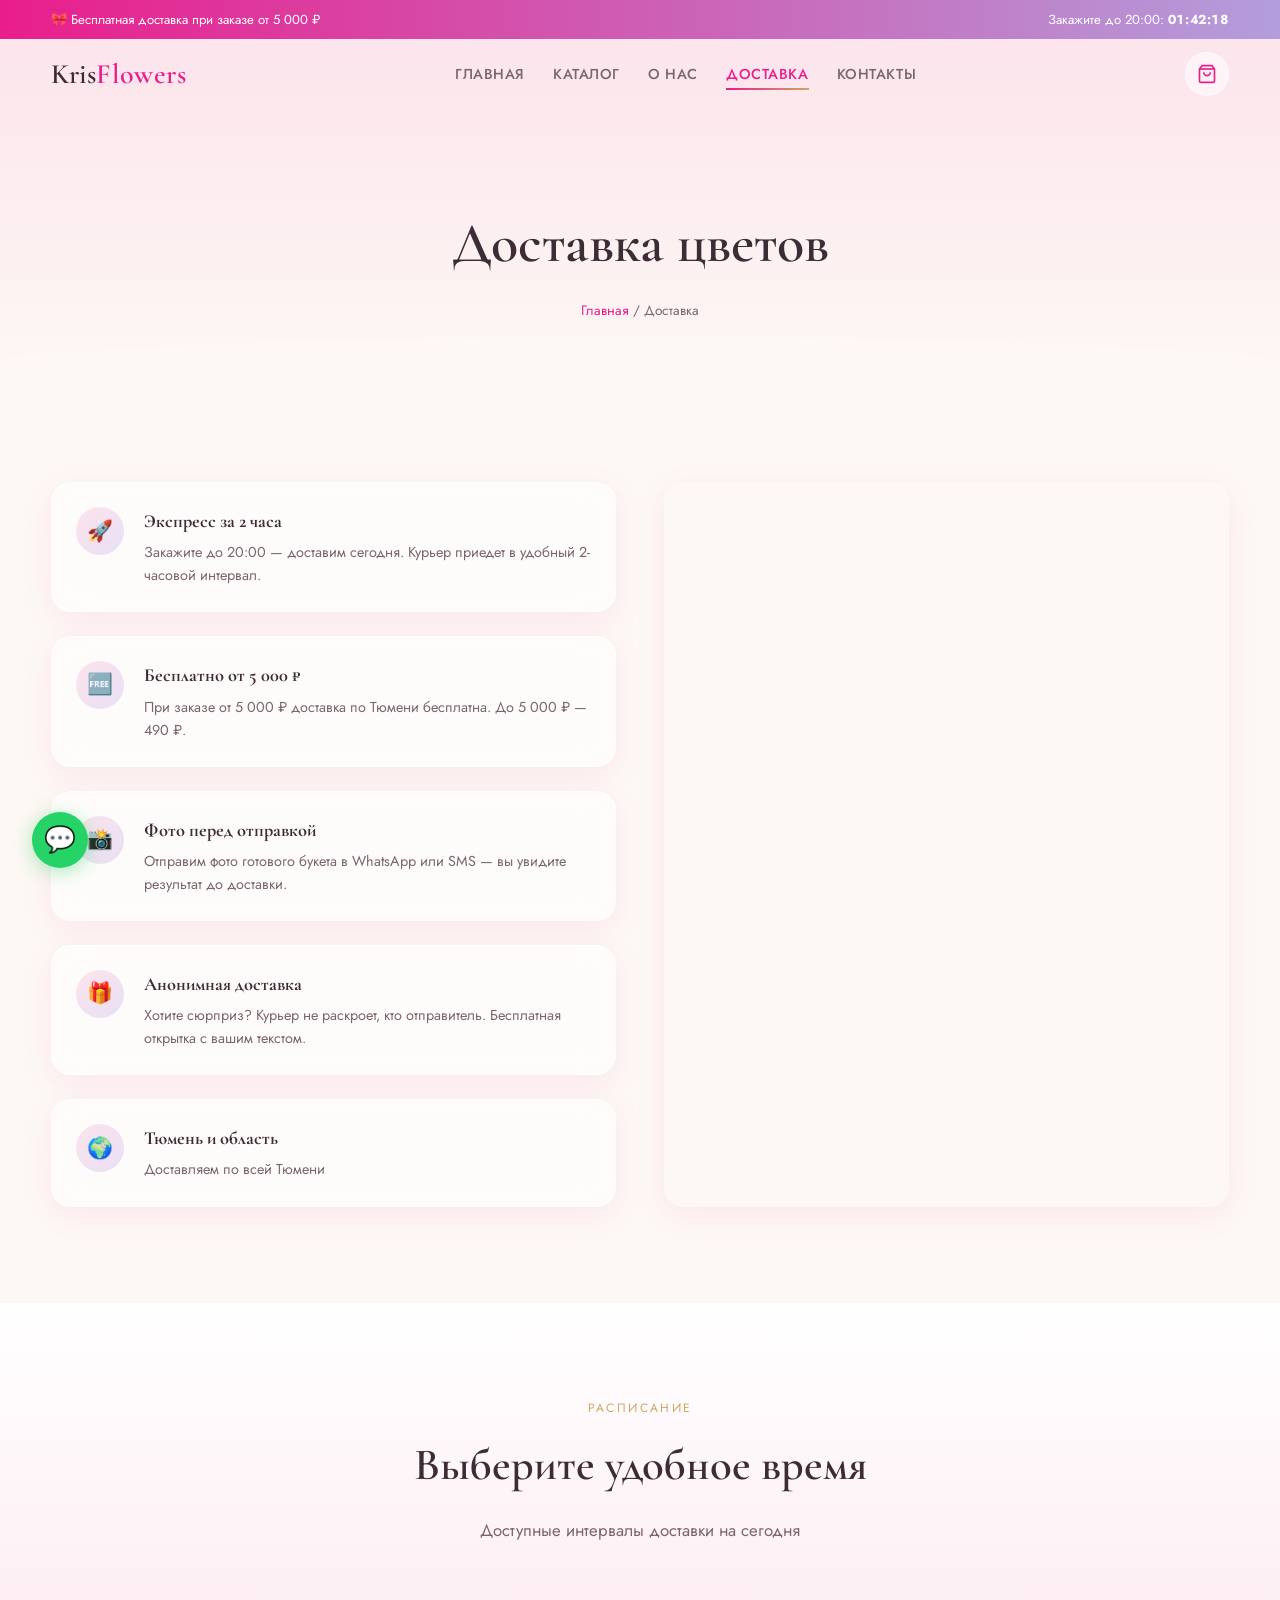
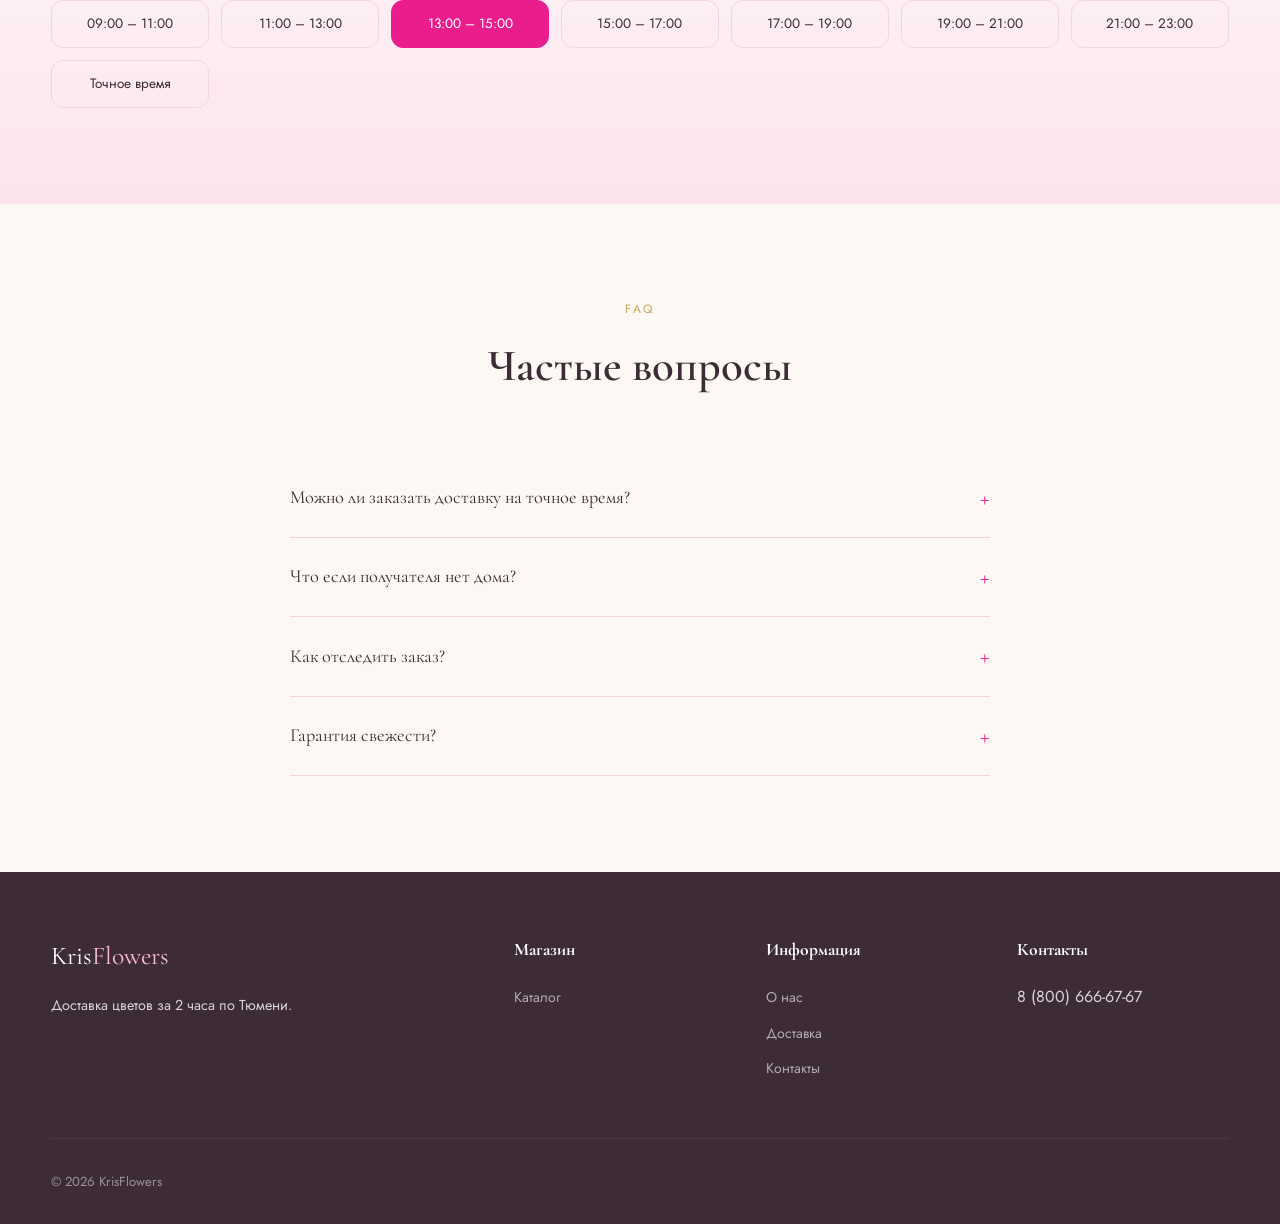
<file: delivery.html>
<!DOCTYPE html>
<html lang="ru">
<head>
  <meta charset="UTF-8">
  <meta name="viewport" content="width=device-width, initial-scale=1.0">
  <meta name="description" content="Доставка цветов KrisFlowers — за 2 часа по Тюмени, бесплатно от 5000 ₽. Круглосуточно, с фото перед отправкой.">
  <title>Доставка — KrisFlowers</title>
  <link rel="stylesheet" href="css/style.css">
  <link rel="stylesheet" href="css/responsive.css">
  <link rel="stylesheet" href="css/extras.css">
</head>
<body>

  <div class="announcement">
    <div class="container announcement__inner">
      <span>🎀 Бесплатная доставка при заказе от 5 000 ₽</span>
      <span class="announcement__timer">Закажите до 20:00: <strong class="delivery-countdown">--:--:--</strong></span>
    </div>
  </div>

  <header class="header">
    <div class="container header__inner">
      <a href="index.html" class="logo">Kris<span>Flowers</span></a>
      <nav class="nav">
        <a href="index.html" class="nav__link">Главная</a>
        <a href="catalog.html" class="nav__link">Каталог</a>
        <a href="about.html" class="nav__link">О нас</a>
        <a href="delivery.html" class="nav__link active">Доставка</a>
        <a href="contacts.html" class="nav__link">Контакты</a>
      </nav>
      <div class="header__actions">
        <a href="cart.html" class="cart-btn" aria-label="Корзина">
          <svg viewBox="0 0 24 24" stroke-width="2"><path d="M6 2L3 6v14a2 2 0 002 2h14a2 2 0 002-2V6l-3-4z"/><line x1="3" y1="6" x2="21" y2="6"/><path d="M16 10a4 4 0 01-8 0"/></svg>
          <span class="cart-badge" style="display:none">0</span>
        </a>
        <button class="burger" aria-label="Меню"><span></span><span></span><span></span></button>
      </div>
    </div>
  </header>
  <div class="nav-overlay"></div>

  <section class="page-hero">
    <div class="container">
      <h1 class="page-hero__title">Доставка цветов</h1>
      <p class="page-hero__breadcrumb"><a href="index.html">Главная</a> / Доставка</p>
    </div>
  </section>

  <section class="section">
    <div class="container">
      <div class="delivery-grid">
        <div class="delivery-info">
          <div class="glass-card delivery-item reveal">
            <div class="delivery-item__icon">🚀</div>
            <div>
              <h3 class="delivery-item__title">Экспресс за 2 часа</h3>
              <p class="delivery-item__text">Закажите до 20:00 — доставим сегодня. Курьер приедет в удобный 2-часовой интервал.</p>
            </div>
          </div>
          <div class="glass-card delivery-item reveal">
            <div class="delivery-item__icon">🆓</div>
            <div>
              <h3 class="delivery-item__title">Бесплатно от 5 000 ₽</h3>
              <p class="delivery-item__text">При заказе от 5 000 ₽ доставка по Тюмени бесплатна. До 5 000 ₽ — 490 ₽.</p>
            </div>
          </div>
          <div class="glass-card delivery-item reveal">
            <div class="delivery-item__icon">📸</div>
            <div>
              <h3 class="delivery-item__title">Фото перед отправкой</h3>
              <p class="delivery-item__text">Отправим фото готового букета в WhatsApp или SMS — вы увидите результат до доставки.</p>
            </div>
          </div>
          <div class="glass-card delivery-item reveal">
            <div class="delivery-item__icon">🎁</div>
            <div>
              <h3 class="delivery-item__title">Анонимная доставка</h3>
              <p class="delivery-item__text">Хотите сюрприз? Курьер не раскроет, кто отправитель. Бесплатная открытка с вашим текстом.</p>
            </div>
          </div>
          <div class="glass-card delivery-item reveal">
            <div class="delivery-item__icon">🌍</div>
            <div>
              <h3 class="delivery-item__title">Тюмень и область</h3>
              <p class="delivery-item__text">Доставляем по всей Тюмени</p>
            </div>
          </div>
        </div>
        <div class="delivery-map reveal">
          <iframe src="https://www.openstreetmap.org/export/embed.html?bbox=37.4%2C55.6%2C37.9%2C55.9&layer=mapnik&marker=55.7558%2C37.6173" loading="lazy" title="Карта зоны доставки"></iframe>
        </div>
      </div>
    </div>
  </section>

  <section class="section section--alt">
    <div class="container">
      <div class="section__header reveal">
        <div class="section__tag">Расписание</div>
        <h2 class="section__title">Выберите удобное время</h2>
        <p class="section__desc">Доступные интервалы доставки на сегодня</p>
      </div>
      <div class="time-slots reveal">
        <div class="time-slot">09:00 – 11:00</div>
        <div class="time-slot">11:00 – 13:00</div>
        <div class="time-slot selected">13:00 – 15:00</div>
        <div class="time-slot">15:00 – 17:00</div>
        <div class="time-slot">17:00 – 19:00</div>
        <div class="time-slot">19:00 – 21:00</div>
        <div class="time-slot">21:00 – 23:00</div>
        <div class="time-slot">Точное время</div>
      </div>
    </div>
  </section>

  <section class="section">
    <div class="container">
      <div class="section__header reveal">
        <div class="section__tag">FAQ</div>
        <h2 class="section__title">Частые вопросы</h2>
      </div>
      <div class="faq-list reveal">
        <div class="faq-item">
          <div class="faq-item__q">Можно ли заказать доставку на точное время?</div>
          <div class="faq-item__a">Да! Выберите опцию «Точное время» при оформлении — курьер приедет в указанные 15 минут. Доплата 300 ₽.</div>
        </div>
        <div class="faq-item">
          <div class="faq-item__q">Что если получателя нет дома?</div>
          <div class="faq-item__a">Курьер свяжется с получателем. Если не удастся вручить — оставим букет у conciergе или перенесём доставку бесплатно.</div>
        </div>
        <div class="faq-item">
          <div class="faq-item__q">Как отследить заказ?</div>
          <div class="faq-item__a">После оформления вы получите SMS со ссылкой на отслеживание. Курьер на карте — в реальном времени.</div>
        </div>
        <div class="faq-item">
          <div class="faq-item__q">Гарантия свежести?</div>
          <div class="faq-item__a">Если букет не понравится — заменим бесплатно или вернём 100% стоимости в течение 24 часов.</div>
        </div>
      </div>
    </div>
  </section>

  <footer class="footer">
    <div class="container">
      <div class="footer__grid">
        <div>
          <div class="footer__logo">Kris<span>Flowers</span></div>
          <p class="footer__desc">Доставка цветов за 2 часа по Тюмени.</p>
        </div>
        <div>
          <h4 class="footer__title">Магазин</h4>
          <ul class="footer__links"><li><a href="catalog.html">Каталог</a></li></ul>
        </div>
        <div>
          <h4 class="footer__title">Информация</h4>
          <ul class="footer__links">
            <li><a href="about.html">О нас</a></li>
            <li><a href="delivery.html">Доставка</a></li>
            <li><a href="contacts.html">Контакты</a></li>
          </ul>
        </div>
        <div>
          <h4 class="footer__title">Контакты</h4>
          <ul class="footer__links"><li>8 (800) 666-67-67</li></ul>
        </div>
      </div>
      <div class="footer__bottom"><span>© 2026 KrisFlowers</span></div>
    </div>
  </footer>

  <a href="https://vk.com/hrustilda" class="whatsapp-float" aria-label="Vk">💬</a>

  <script src="js/products.js"></script>
  <script src="js/main.js"></script>
  <script>
    document.querySelectorAll('.faq-item__q').forEach(q => {
      q.addEventListener('click', () => q.parentElement.classList.toggle('open'));
    });
    document.querySelectorAll('.time-slot').forEach(slot => {
      slot.addEventListener('click', () => {
        document.querySelectorAll('.time-slot').forEach(s => s.classList.remove('selected'));
        slot.classList.add('selected');
      });
    });
  </script>
</body>
</html>
</file>
<file: css/style.css>
/* KrisFlowers — Luxury Flower Boutique */
@import url('https://fonts.googleapis.com/css2?family=Cormorant+Garamond:ital,wght@0,400;0,500;0,600;0,700;1,400&family=Jost:wght@300;400;500;600&display=swap');

:root {
  --pink-soft: #fce4ec;
  --pink: #f8bbd0;
  --pink-deep: #e91e8c;
  --pink-muted: #f3d5e0;
  --cream: #fdf8f4;
  --white: #ffffff;
  --lilac: #e8dff5;
  --lilac-deep: #b39ddb;
  --gold: #c9a962;
  --gold-light: #e8d5a3;
  --text: #3d2c35;
  --text-muted: #7a6570;
  --glass: rgba(255, 255, 255, 0.55);
  --glass-border: rgba(255, 255, 255, 0.7);
  --shadow: 0 8px 32px rgba(233, 30, 140, 0.08);
  --shadow-lg: 0 20px 60px rgba(233, 30, 140, 0.12);
  --radius: 20px;
  --radius-sm: 12px;
  --transition: 0.4s cubic-bezier(0.4, 0, 0.2, 1);
  --font-display: 'Cormorant Garamond', Georgia, serif;
  --font-body: 'Jost', sans-serif;
}

*, *::before, *::after { box-sizing: border-box; margin: 0; padding: 0; }

html {
  scroll-behavior: smooth;
  font-size: 16px;
}

body {
  font-family: var(--font-body);
  color: var(--text);
  background: var(--cream);
  line-height: 1.6;
  overflow-x: hidden;
}

img { max-width: 100%; display: block; }
a { text-decoration: none; color: inherit; transition: color var(--transition); }
ul { list-style: none; }
button, input, select, textarea { font-family: inherit; }

.container {
  width: min(1200px, 92vw);
  margin: 0 auto;
}

/* ── Header ── */
.header {
  position: fixed;
  top: 0; left: 0; right: 0;
  z-index: 1000;
  padding: 1rem 0;
  transition: background var(--transition), box-shadow var(--transition), padding var(--transition);
}

.header.scrolled {
  background: rgba(253, 248, 244, 0.92);
  backdrop-filter: blur(20px);
  box-shadow: var(--shadow);
  padding: 0.6rem 0;
}

.header__inner {
  display: flex;
  align-items: center;
  justify-content: space-between;
  gap: 2rem;
}

.logo {
  font-family: var(--font-display);
  font-size: 1.75rem;
  font-weight: 600;
  letter-spacing: 0.02em;
  color: var(--text);
}

.logo span { color: var(--pink-deep); }

.nav { display: flex; align-items: center; gap: 1.75rem; }

.nav__link {
  font-size: 0.9rem;
  font-weight: 500;
  letter-spacing: 0.04em;
  text-transform: uppercase;
  color: var(--text-muted);
  position: relative;
}

.nav__link::after {
  content: '';
  position: absolute;
  bottom: -4px; left: 0;
  width: 0; height: 2px;
  background: linear-gradient(90deg, var(--pink-deep), var(--gold));
  transition: width var(--transition);
}

.nav__link:hover,
.nav__link.active { color: var(--pink-deep); }
.nav__link:hover::after,
.nav__link.active::after { width: 100%; }

.header__actions { display: flex; align-items: center; gap: 1rem; }

.cart-btn {
  position: relative;
  background: var(--glass);
  border: 1px solid var(--glass-border);
  border-radius: 50%;
  width: 44px; height: 44px;
  display: flex; align-items: center; justify-content: center;
  cursor: pointer;
  backdrop-filter: blur(10px);
  transition: transform var(--transition), box-shadow var(--transition);
}

.cart-btn:hover { transform: scale(1.08); box-shadow: var(--shadow); }

.cart-btn svg { width: 20px; height: 20px; stroke: var(--pink-deep); fill: none; }

.cart-badge {
  position: absolute;
  top: -4px; right: -4px;
  background: linear-gradient(135deg, var(--pink-deep), var(--lilac-deep));
  color: white;
  font-size: 0.65rem;
  font-weight: 600;
  width: 18px; height: 18px;
  border-radius: 50%;
  display: flex; align-items: center; justify-content: center;
}

.burger {
  display: none;
  flex-direction: column;
  gap: 5px;
  background: none;
  border: none;
  cursor: pointer;
  padding: 4px;
}

.burger span {
  display: block;
  width: 24px; height: 2px;
  background: var(--text);
  transition: var(--transition);
}

/* ── Buttons ── */
.btn {
  display: inline-flex;
  align-items: center;
  justify-content: center;
  gap: 0.5rem;
  padding: 0.9rem 2rem;
  border-radius: 50px;
  font-size: 0.85rem;
  font-weight: 500;
  letter-spacing: 0.06em;
  text-transform: uppercase;
  border: none;
  cursor: pointer;
  transition: all var(--transition);
}

.btn--primary {
  background: linear-gradient(135deg, var(--pink-deep), #d4147a);
  color: white;
  box-shadow: 0 4px 20px rgba(233, 30, 140, 0.35);
}

.btn--primary:hover {
  transform: translateY(-2px);
  box-shadow: 0 8px 30px rgba(233, 30, 140, 0.45);
}

.btn--outline {
  background: transparent;
  border: 2px solid var(--pink-deep);
  color: var(--pink-deep);
}

.btn--outline:hover {
  background: var(--pink-deep);
  color: white;
}

.btn--gold {
  background: linear-gradient(135deg, var(--gold), var(--gold-light));
  color: var(--text);
  box-shadow: 0 4px 20px rgba(201, 169, 98, 0.3);
}

.btn--glass {
  background: var(--glass);
  border: 1px solid var(--glass-border);
  backdrop-filter: blur(12px);
  color: var(--text);
}

.btn--sm { padding: 0.6rem 1.4rem; font-size: 0.78rem; }

/* ── Hero ── */
.hero {
  position: relative;
  min-height: 100vh;
  display: flex;
  align-items: center;
  overflow: hidden;
}

.hero__bg {
  position: absolute;
  inset: 0;
  background: url('assets/89170.jpg') center/cover no-repeat;
}

.hero__overlay {
  position: absolute;
  inset: 0;
  background: linear-gradient(135deg,
    rgba(253, 248, 244, 0.92) 0%,
    rgba(252, 228, 236, 0.75) 40%,
    rgba(232, 223, 245, 0.6) 100%);
}

.hero__content {
  position: relative;
  z-index: 2;
  padding: 8rem 0 4rem;
  max-width: 640px;
}

.hero__tag {
  display: inline-block;
  padding: 0.4rem 1.2rem;
  background: var(--glass);
  border: 1px solid var(--glass-border);
  border-radius: 50px;
  font-size: 0.75rem;
  letter-spacing: 0.15em;
  text-transform: uppercase;
  color: var(--pink-deep);
  margin-bottom: 1.5rem;
  backdrop-filter: blur(10px);
  animation: fadeUp 0.8s ease both;
}

.hero__title {
  font-family: var(--font-display);
  font-size: clamp(2.8rem, 6vw, 4.5rem);
  font-weight: 600;
  line-height: 1.1;
  margin-bottom: 1.5rem;
  animation: fadeUp 0.8s 0.15s ease both;
}

.hero__title em {
  font-style: italic;
  color: var(--pink-deep);
}

.hero__text {
  font-size: 1.1rem;
  color: var(--text-muted);
  margin-bottom: 2.5rem;
  max-width: 480px;
  animation: fadeUp 0.8s 0.3s ease both;
}

.hero__actions {
  display: flex;
  flex-wrap: wrap;
  gap: 1rem;
  animation: fadeUp 0.8s 0.45s ease both;
}

.hero__stats {
  display: flex;
  gap: 3rem;
  margin-top: 4rem;
  animation: fadeUp 0.8s 0.6s ease both;
}

.stat__number {
  font-family: var(--font-display);
  font-size: 2.5rem;
  font-weight: 700;
  color: var(--pink-deep);
  line-height: 1;
}

.stat__label {
  font-size: 0.8rem;
  color: var(--text-muted);
  margin-top: 0.3rem;
  letter-spacing: 0.05em;
}

/* Floating petals */
.petals { position: absolute; inset: 0; pointer-events: none; overflow: hidden; z-index: 1; }

.petal {
  position: absolute;
  width: 20px; height: 20px;
  background: radial-gradient(ellipse, var(--pink) 0%, transparent 70%);
  border-radius: 50% 0 50% 50%;
  opacity: 0.5;
  animation: floatPetal linear infinite;
}

/* ── Sections ── */
.section { padding: 6rem 0; position: relative; }

.section--alt { background: linear-gradient(180deg, var(--white) 0%, var(--pink-soft) 100%); }

.section__header {
  text-align: center;
  max-width: 600px;
  margin: 0 auto 3.5rem;
}

.section__tag {
  font-size: 0.75rem;
  letter-spacing: 0.2em;
  text-transform: uppercase;
  color: var(--gold);
  margin-bottom: 0.75rem;
}

.section__title {
  font-family: var(--font-display);
  font-size: clamp(2rem, 4vw, 2.8rem);
  font-weight: 600;
  margin-bottom: 1rem;
}

.section__desc { color: var(--text-muted); font-size: 1.05rem; }

/* ── Glass Cards ── */
.glass-card {
  background: var(--glass);
  border: 1px solid var(--glass-border);
  border-radius: var(--radius);
  backdrop-filter: blur(16px);
  box-shadow: var(--shadow);
  transition: transform var(--transition), box-shadow var(--transition);
}

.glass-card:hover {
  transform: translateY(-6px);
  box-shadow: var(--shadow-lg);
}

/* ── Product Cards ── */
.products-grid {
  display: grid;
  grid-template-columns: repeat(auto-fill, minmax(260px, 1fr));
  gap: 1.75rem;
}

.product-card {
  overflow: hidden;
  cursor: pointer;
}

.product-card__img-wrap {
  position: relative;
  aspect-ratio: 4/5;
  overflow: hidden;
  border-radius: var(--radius) var(--radius) 0 0;
}

.product-card__img {
  width: 100%; height: 100%;
  object-fit: cover;
  transition: transform 0.6s ease;
}

.product-card:hover .product-card__img { transform: scale(1.08); }

.product-card__badge {
  position: absolute;
  top: 1rem; left: 1rem;
  padding: 0.3rem 0.8rem;
  background: linear-gradient(135deg, var(--gold), var(--gold-light));
  color: var(--text);
  font-size: 0.7rem;
  font-weight: 600;
  letter-spacing: 0.05em;
  text-transform: uppercase;
  border-radius: 50px;
}

.product-card__quick {
  position: absolute;
  bottom: 1rem; right: 1rem;
  opacity: 0;
  transform: translateY(10px);
  transition: all var(--transition);
}

.product-card:hover .product-card__quick { opacity: 1; transform: translateY(0); }

.product-card__body { padding: 1.25rem 1.5rem 1.5rem; }

.product-card__category {
  font-size: 0.72rem;
  letter-spacing: 0.1em;
  text-transform: uppercase;
  color: var(--lilac-deep);
  margin-bottom: 0.4rem;
}

.product-card__name {
  font-family: var(--font-display);
  font-size: 1.25rem;
  font-weight: 600;
  margin-bottom: 0.5rem;
}

.product-card__footer {
  display: flex;
  align-items: center;
  justify-content: space-between;
}

.product-card__price {
  font-family: var(--font-display);
  font-size: 1.3rem;
  font-weight: 700;
  color: var(--pink-deep);
}

.product-card__price small { font-size: 0.85rem; font-weight: 400; }

.add-btn {
  width: 40px; height: 40px;
  border-radius: 50%;
  border: none;
  background: linear-gradient(135deg, var(--pink-deep), var(--lilac-deep));
  color: white;
  font-size: 1.2rem;
  cursor: pointer;
  display: flex; align-items: center; justify-content: center;
  transition: transform var(--transition);
}

.add-btn:hover { transform: scale(1.15) rotate(90deg); }

/* ── Features ── */
.features-grid {
  display: grid;
  grid-template-columns: repeat(auto-fit, minmax(240px, 1fr));
  gap: 1.5rem;
}

.feature-card { padding: 2rem; text-align: center; }

.feature-card__icon {
  width: 56px; height: 56px;
  margin: 0 auto 1.25rem;
  background: linear-gradient(135deg, var(--pink-soft), var(--lilac));
  border-radius: 50%;
  display: flex; align-items: center; justify-content: center;
  font-size: 1.5rem;
}

.feature-card__title {
  font-family: var(--font-display);
  font-size: 1.3rem;
  margin-bottom: 0.5rem;
}

.feature-card__text { font-size: 0.9rem; color: var(--text-muted); }

/* ── Promotions ── */
.promo-grid {
  display: grid;
  grid-template-columns: repeat(auto-fit, minmax(300px, 1fr));
  gap: 1.5rem;
}

.promo-card {
  position: relative;
  border-radius: var(--radius);
  overflow: hidden;
  min-height: 280px;
  display: flex;
  flex-direction: column;
  justify-content: flex-end;
  padding: 2rem;
}

.promo-card__bg {
  position: absolute;
  inset: 0;
  background-size: cover;
  background-position: center;
  transition: transform 0.6s ease;
}

.promo-card:hover .promo-card__bg { transform: scale(1.05); }

.promo-card__overlay {
  position: absolute;
  inset: 0;
  background: linear-gradient(to top, rgba(61, 44, 53, 0.85) 0%, transparent 60%);
}

.promo-card__content { position: relative; z-index: 1; color: white; }

.promo-card__discount {
  font-family: var(--font-display);
  font-size: 2.5rem;
  font-weight: 700;
  color: var(--gold-light);
}

.promo-card__title {
  font-family: var(--font-display);
  font-size: 1.5rem;
  margin: 0.5rem 0;
}

.promo-card__code {
  display: inline-block;
  margin-top: 0.75rem;
  padding: 0.4rem 1rem;
  background: rgba(255,255,255,0.2);
  border: 1px dashed rgba(255,255,255,0.5);
  border-radius: 8px;
  font-size: 0.85rem;
  letter-spacing: 0.1em;
}

/* ── Reviews ── */
.reviews-grid {
  display: grid;
  grid-template-columns: repeat(auto-fit, minmax(320px, 1fr));
  gap: 1.5rem;
}

.review-card { padding: 2rem; }

.review-card__stars { color: var(--gold); font-size: 1rem; margin-bottom: 1rem; letter-spacing: 2px; }

.review-card__text {
  font-family: var(--font-display);
  font-size: 1.15rem;
  font-style: italic;
  line-height: 1.7;
  margin-bottom: 1.5rem;
  color: var(--text);
}

.review-card__author {
  display: flex;
  align-items: center;
  gap: 1rem;
}

.review-card__avatar {
  width: 48px; height: 48px;
  border-radius: 50%;
  object-fit: cover;
  border: 2px solid var(--pink);
}

.review-card__name { font-weight: 600; font-size: 0.95rem; }
.review-card__date { font-size: 0.8rem; color: var(--text-muted); }

/* ── CTA Banner ── */
.cta-banner {
  background: linear-gradient(135deg, var(--pink-deep), var(--lilac-deep));
  border-radius: var(--radius);
  padding: 4rem 3rem;
  text-align: center;
  color: white;
  position: relative;
  overflow: hidden;
}

.cta-banner::before {
  content: '🌸';
  position: absolute;
  font-size: 8rem;
  opacity: 0.1;
  top: -1rem; right: 2rem;
}

.cta-banner__title {
  font-family: var(--font-display);
  font-size: clamp(1.8rem, 3vw, 2.5rem);
  margin-bottom: 1rem;
}

.cta-banner__text { opacity: 0.9; margin-bottom: 2rem; max-width: 500px; margin-inline: auto; }

/* ── Footer ── */
.footer {
  background: var(--text);
  color: rgba(255,255,255,0.8);
  padding: 4rem 0 2rem;
}

.footer__grid {
  display: grid;
  grid-template-columns: 2fr 1fr 1fr 1fr;
  gap: 2.5rem;
  margin-bottom: 3rem;
}

.footer__logo {
  font-family: var(--font-display);
  font-size: 1.6rem;
  color: white;
  margin-bottom: 1rem;
}

.footer__logo span { color: var(--pink); }

.footer__desc { font-size: 0.9rem; line-height: 1.7; margin-bottom: 1.5rem; }

.social-links { display: flex; gap: 0.75rem; }

.social-link {
  width: 40px; height: 40px;
  border-radius: 50%;
  background: rgba(255,255,255,0.1);
  display: flex; align-items: center; justify-content: center;
  transition: background var(--transition), transform var(--transition);
  font-size: 0.85rem;
}

.social-link:hover { background: var(--pink-deep); transform: translateY(-3px); }

.footer__title {
  font-family: var(--font-display);
  font-size: 1.1rem;
  color: white;
  margin-bottom: 1.25rem;
}

.footer__links li { margin-bottom: 0.6rem; }

.footer__links a {
  font-size: 0.88rem;
  opacity: 0.75;
  transition: opacity var(--transition), color var(--transition);
}

.footer__links a:hover { opacity: 1; color: var(--pink); }

.footer__bottom {
  border-top: 1px solid rgba(255,255,255,0.1);
  padding-top: 2rem;
  display: flex;
  justify-content: space-between;
  align-items: center;
  font-size: 0.82rem;
  opacity: 0.6;
}

/* ── Page Hero (inner pages) ── */
.page-hero {
  padding: 10rem 0 4rem;
  text-align: center;
  background: linear-gradient(180deg, var(--pink-soft) 0%, var(--cream) 100%);
  position: relative;
  overflow: hidden;
}

.page-hero::after {
  content: '';
  position: absolute;
  bottom: -50px; left: 50%;
  transform: translateX(-50%);
  width: 120%; height: 100px;
  background: var(--cream);
  border-radius: 50% 50% 0 0;
}

.page-hero__title {
  font-family: var(--font-display);
  font-size: clamp(2.2rem, 5vw, 3.5rem);
  font-weight: 600;
  position: relative;
  z-index: 1;
}

.page-hero__breadcrumb {
  margin-top: 0.75rem;
  font-size: 0.85rem;
  color: var(--text-muted);
  position: relative;
  z-index: 1;
}

.page-hero__breadcrumb a { color: var(--pink-deep); }

/* ── Catalog Filters ── */
.catalog-toolbar {
  display: flex;
  flex-wrap: wrap;
  gap: 1rem;
  align-items: center;
  justify-content: space-between;
  margin-bottom: 2.5rem;
}

.filter-tabs {
  display: flex;
  flex-wrap: wrap;
  gap: 0.5rem;
}

.filter-tab {
  padding: 0.5rem 1.2rem;
  border-radius: 50px;
  border: 1px solid var(--pink-muted);
  background: white;
  font-size: 0.82rem;
  cursor: pointer;
  transition: all var(--transition);
  color: var(--text-muted);
}

.filter-tab:hover,
.filter-tab.active {
  background: var(--pink-deep);
  border-color: var(--pink-deep);
  color: white;
}

.search-box {
  position: relative;
  flex: 0 1 280px;
}

.search-box input {
  width: 100%;
  padding: 0.65rem 1rem 0.65rem 2.5rem;
  border: 1px solid var(--pink-muted);
  border-radius: 50px;
  background: white;
  font-size: 0.9rem;
  outline: none;
  transition: border-color var(--transition);
}

.search-box input:focus { border-color: var(--pink-deep); }

.search-box svg {
  position: absolute;
  left: 1rem; top: 50%;
  transform: translateY(-50%);
  width: 16px; height: 16px;
  stroke: var(--text-muted);
  fill: none;
}

/* ── Modal (Quick View) ── */
.modal-overlay {
  position: fixed;
  inset: 0;
  background: rgba(61, 44, 53, 0.5);
  backdrop-filter: blur(6px);
  z-index: 2000;
  display: flex;
  align-items: center;
  justify-content: center;
  padding: 1rem;
  opacity: 0;
  visibility: hidden;
  transition: all var(--transition);
}

.modal-overlay.active { opacity: 1; visibility: visible; }

.modal {
  background: white;
  border-radius: var(--radius);
  max-width: 800px;
  width: 100%;
  max-height: 90vh;
  overflow-y: auto;
  display: grid;
  grid-template-columns: 1fr 1fr;
  transform: scale(0.9) translateY(20px);
  transition: transform var(--transition);
}

.modal-overlay.active .modal { transform: scale(1) translateY(0); }

.modal__img { aspect-ratio: 1; object-fit: cover; border-radius: var(--radius) 0 0 var(--radius); }

.modal__body { padding: 2.5rem; display: flex; flex-direction: column; justify-content: center; }

.modal__close {
  position: absolute;
  top: 1rem; right: 1rem;
  width: 36px; height: 36px;
  border-radius: 50%;
  border: none;
  background: white;
  cursor: pointer;
  font-size: 1.2rem;
  box-shadow: var(--shadow);
  z-index: 10;
}

.modal__category {
  font-size: 0.75rem;
  letter-spacing: 0.12em;
  text-transform: uppercase;
  color: var(--lilac-deep);
  margin-bottom: 0.5rem;
}

.modal__title {
  font-family: var(--font-display);
  font-size: 2rem;
  margin-bottom: 1rem;
}

.modal__desc { color: var(--text-muted); margin-bottom: 1.5rem; line-height: 1.7; }

.modal__price {
  font-family: var(--font-display);
  font-size: 2rem;
  color: var(--pink-deep);
  margin-bottom: 1.5rem;
}

/* ── About Page ── */
.about-grid {
  display: grid;
  grid-template-columns: 1fr 1fr;
  gap: 4rem;
  align-items: center;
}

.about-img {
  border-radius: var(--radius);
  overflow: hidden;
  box-shadow: var(--shadow-lg);
}

.about-img img { width: 100%; aspect-ratio: 4/5; object-fit: cover; }

.about-text h2 {
  font-family: var(--font-display);
  font-size: 2rem;
  margin-bottom: 1.25rem;
}

.about-text p { color: var(--text-muted); margin-bottom: 1rem; line-height: 1.8; }

.timeline { margin-top: 3rem; }

.timeline__item {
  display: flex;
  gap: 1.5rem;
  padding: 1.5rem 0;
  border-bottom: 1px solid var(--pink-muted);
}

.timeline__year {
  font-family: var(--font-display);
  font-size: 1.5rem;
  font-weight: 700;
  color: var(--gold);
  min-width: 60px;
}

.gallery-grid {
  display: grid;
  grid-template-columns: repeat(4, 1fr);
  gap: 1rem;
}

.gallery-grid img {
  border-radius: var(--radius-sm);
  aspect-ratio: 1;
  object-fit: cover;
  transition: transform var(--transition);
}

.gallery-grid img:hover { transform: scale(1.03); }

.gallery-grid img:first-child { grid-row: span 2; grid-column: span 2; }

/* ── Delivery Page ── */
.delivery-grid {
  display: grid;
  grid-template-columns: 1fr 1fr;
  gap: 3rem;
}

.delivery-info { display: flex; flex-direction: column; gap: 1.5rem; }

.delivery-item {
  display: flex;
  gap: 1.25rem;
  padding: 1.5rem;
}

.delivery-item__icon {
  width: 48px; height: 48px;
  background: linear-gradient(135deg, var(--pink-soft), var(--lilac));
  border-radius: 50%;
  display: flex; align-items: center; justify-content: center;
  font-size: 1.3rem;
  flex-shrink: 0;
}

.delivery-item__title {
  font-family: var(--font-display);
  font-size: 1.15rem;
  margin-bottom: 0.3rem;
}

.delivery-item__text { font-size: 0.9rem; color: var(--text-muted); }

.delivery-map {
  border-radius: var(--radius);
  overflow: hidden;
  min-height: 400px;
  box-shadow: var(--shadow);
}

.delivery-map iframe { width: 100%; height: 100%; min-height: 400px; border: none; }

.time-slots {
  display: grid;
  grid-template-columns: repeat(auto-fill, minmax(140px, 1fr));
  gap: 0.75rem;
  margin-top: 1rem;
}

.time-slot {
  padding: 0.75rem;
  text-align: center;
  border: 1px solid var(--pink-muted);
  border-radius: var(--radius-sm);
  font-size: 0.85rem;
  cursor: pointer;
  transition: all var(--transition);
}

.time-slot:hover,
.time-slot.selected {
  background: var(--pink-deep);
  border-color: var(--pink-deep);
  color: white;
}

/* ── Contacts ── */
.contacts-grid {
  display: grid;
  grid-template-columns: 1fr 1.2fr;
  gap: 3rem;
}

.contact-info { display: flex; flex-direction: column; gap: 1.5rem; }

.contact-item {
  display: flex;
  gap: 1rem;
  align-items: flex-start;
  padding: 1.25rem;
}

.contact-item__icon {
  width: 44px; height: 44px;
  background: linear-gradient(135deg, var(--pink-soft), var(--lilac));
  border-radius: 50%;
  display: flex; align-items: center; justify-content: center;
  flex-shrink: 0;
}

.contact-form { padding: 2.5rem; }

.form-group { margin-bottom: 1.25rem; }

.form-group label {
  display: block;
  font-size: 0.82rem;
  font-weight: 500;
  letter-spacing: 0.05em;
  text-transform: uppercase;
  margin-bottom: 0.5rem;
  color: var(--text-muted);
}

.form-group input,
.form-group select,
.form-group textarea {
  width: 100%;
  padding: 0.85rem 1.1rem;
  border: 1px solid var(--pink-muted);
  border-radius: var(--radius-sm);
  background: white;
  font-size: 0.95rem;
  outline: none;
  transition: border-color var(--transition), box-shadow var(--transition);
}

.form-group input:focus,
.form-group select:focus,
.form-group textarea:focus {
  border-color: var(--pink-deep);
  box-shadow: 0 0 0 3px rgba(233, 30, 140, 0.1);
}

.form-group textarea { resize: vertical; min-height: 120px; }

.form-row { display: grid; grid-template-columns: 1fr 1fr; gap: 1rem; }

/* ── Cart ── */
.cart-layout {
  display: grid;
  grid-template-columns: 1fr 380px;
  gap: 2.5rem;
  align-items: start;
}

.cart-items { display: flex; flex-direction: column; gap: 1rem; }

.cart-item {
  display: flex;
  gap: 1.25rem;
  padding: 1.25rem;
  align-items: center;
}

.cart-item__img {
  width: 90px; height: 90px;
  border-radius: var(--radius-sm);
  object-fit: cover;
  flex-shrink: 0;
}

.cart-item__info { flex: 1; }

.cart-item__name {
  font-family: var(--font-display);
  font-size: 1.15rem;
  margin-bottom: 0.25rem;
}

.cart-item__price { color: var(--pink-deep); font-weight: 600; }

.qty-control {
  display: flex;
  align-items: center;
  gap: 0.5rem;
  margin-top: 0.5rem;
}

.qty-btn {
  width: 32px; height: 32px;
  border-radius: 50%;
  border: 1px solid var(--pink-muted);
  background: white;
  cursor: pointer;
  font-size: 1rem;
  display: flex; align-items: center; justify-content: center;
  transition: all var(--transition);
}

.qty-btn:hover { background: var(--pink-soft); border-color: var(--pink-deep); }

.qty-value { min-width: 24px; text-align: center; font-weight: 600; }

.cart-item__remove {
  background: none;
  border: none;
  color: var(--text-muted);
  cursor: pointer;
  font-size: 0.85rem;
  transition: color var(--transition);
  padding: 0.5rem;
}

.cart-item__remove:hover { color: var(--pink-deep); }

.cart-summary { padding: 2rem; position: sticky; top: 100px; }

.cart-summary__row {
  display: flex;
  justify-content: space-between;
  padding: 0.75rem 0;
  font-size: 0.95rem;
}

.cart-summary__row--total {
  border-top: 2px solid var(--pink-muted);
  margin-top: 0.5rem;
  padding-top: 1rem;
  font-family: var(--font-display);
  font-size: 1.4rem;
  font-weight: 700;
}

.cart-summary__row--total span:last-child { color: var(--pink-deep); }

.cart-empty {
  text-align: center;
  padding: 4rem 2rem;
}

.cart-empty__icon { font-size: 4rem; margin-bottom: 1rem; }

.cart-empty__title {
  font-family: var(--font-display);
  font-size: 1.8rem;
  margin-bottom: 0.75rem;
}

.promo-input {
  display: flex;
  gap: 0.5rem;
  margin: 1rem 0;
}

.promo-input input { flex: 1; }

/* ── Checkout ── */
.checkout-layout {
  display: grid;
  grid-template-columns: 1.2fr 1fr;
  gap: 2.5rem;
}

.checkout-form { padding: 2.5rem; }

.checkout-summary { padding: 2rem; position: sticky; top: 100px; }

.checkout-item {
  display: flex;
  gap: 1rem;
  padding: 0.75rem 0;
  border-bottom: 1px solid var(--pink-muted);
  font-size: 0.9rem;
}

.checkout-item__img {
  width: 50px; height: 50px;
  border-radius: 8px;
  object-fit: cover;
}

.order-success {
  text-align: center;
  padding: 4rem 2rem;
  max-width: 500px;
  margin: 0 auto;
}

.order-success__icon {
  width: 80px; height: 80px;
  background: linear-gradient(135deg, var(--pink-deep), var(--lilac-deep));
  border-radius: 50%;
  display: flex; align-items: center; justify-content: center;
  margin: 0 auto 1.5rem;
  font-size: 2rem;
  color: white;
}

/* ── Toast ── */
.toast {
  position: fixed;
  bottom: 2rem; right: 2rem;
  background: var(--text);
  color: white;
  padding: 1rem 1.5rem;
  border-radius: var(--radius-sm);
  font-size: 0.9rem;
  z-index: 3000;
  transform: translateY(100px);
  opacity: 0;
  transition: all var(--transition);
  display: flex;
  align-items: center;
  gap: 0.75rem;
}

.toast.show { transform: translateY(0); opacity: 1; }

.toast__icon { font-size: 1.2rem; }

/* ── Reveal animations ── */
.reveal {
  opacity: 0;
  transform: translateY(30px);
  transition: opacity 0.7s ease, transform 0.7s ease;
}

.reveal.visible {
  opacity: 1;
  transform: translateY(0);
}

.reveal-delay-1 { transition-delay: 0.1s; }
.reveal-delay-2 { transition-delay: 0.2s; }
.reveal-delay-3 { transition-delay: 0.3s; }

/* ── Keyframes ── */
@keyframes fadeUp {
  from { opacity: 0; transform: translateY(30px); }
  to { opacity: 1; transform: translateY(0); }
}

@keyframes floatPetal {
  0% { transform: translateY(-10vh) rotate(0deg); opacity: 0; }
  10% { opacity: 0.6; }
  90% { opacity: 0.4; }
  100% { transform: translateY(110vh) rotate(720deg); opacity: 0; }
}

@keyframes pulse {
  0%, 100% { transform: scale(1); }
  50% { transform: scale(1.05); }
}

@keyframes shimmer {
  0% { background-position: -200% center; }
  100% { background-position: 200% center; }
}
</file>
<file: css/responsive.css>
/* KrisFlowers — Responsive */

@media (max-width: 1024px) {
  .footer__grid { grid-template-columns: 1fr 1fr; }
  .about-grid { grid-template-columns: 1fr; gap: 2.5rem; }
  .delivery-grid { grid-template-columns: 1fr; }
  .contacts-grid { grid-template-columns: 1fr; }
  .cart-layout { grid-template-columns: 1fr; }
  .checkout-layout { grid-template-columns: 1fr; }
  .checkout-summary { position: static; }
  .cart-summary { position: static; }
  .modal { grid-template-columns: 1fr; }
  .modal__img { border-radius: var(--radius) var(--radius) 0 0; max-height: 300px; }
}

@media (max-width: 768px) {
  .nav {
    position: fixed;
    top: 0; right: -100%;
    width: min(320px, 85vw);
    height: 100vh;
    background: rgba(253, 248, 244, 0.98);
    backdrop-filter: blur(20px);
    flex-direction: column;
    align-items: flex-start;
    padding: 5rem 2rem 2rem;
    gap: 0;
    box-shadow: -10px 0 40px rgba(0,0,0,0.1);
    transition: right var(--transition);
    z-index: 999;
  }

  .nav.open { right: 0; }

  .nav__link {
    width: 100%;
    padding: 1rem 0;
    border-bottom: 1px solid var(--pink-muted);
    font-size: 1rem;
  }

  .burger { display: flex; z-index: 1001; }
  .burger.active span:nth-child(1) { transform: rotate(45deg) translate(5px, 5px); }
  .burger.active span:nth-child(2) { opacity: 0; }
  .burger.active span:nth-child(3) { transform: rotate(-45deg) translate(5px, -5px); }

  .nav-overlay {
    position: fixed;
    inset: 0;
    background: rgba(0,0,0,0.3);
    z-index: 998;
    opacity: 0;
    visibility: hidden;
    transition: all var(--transition);
  }

  .nav-overlay.active { opacity: 1; visibility: visible; }

  .hero__stats { gap: 1.5rem; flex-wrap: wrap; }
  .hero__actions { flex-direction: column; align-items: flex-start; }
  .hero__actions .btn { width: 100%; text-align: center; }

  .section { padding: 4rem 0; }

  .gallery-grid { grid-template-columns: repeat(2, 1fr); }
  .gallery-grid img:first-child { grid-row: span 1; grid-column: span 2; }

  .form-row { grid-template-columns: 1fr; }

  .catalog-toolbar { flex-direction: column; align-items: stretch; }
  .search-box { flex: 1 1 100%; }

  .cart-item { flex-wrap: wrap; }
  .cart-item__img { width: 70px; height: 70px; }

  .footer__grid { grid-template-columns: 1fr; gap: 2rem; }
  .footer__bottom { flex-direction: column; gap: 0.5rem; text-align: center; }

  .page-hero { padding: 8rem 0 3rem; }

  .cta-banner { padding: 3rem 1.5rem; }
}

@media (max-width: 480px) {
  .products-grid { grid-template-columns: 1fr; }
  .promo-grid { grid-template-columns: 1fr; }
  .reviews-grid { grid-template-columns: 1fr; }
  .features-grid { grid-template-columns: 1fr; }

  .hero__title { font-size: 2.4rem; }
  .stat__number { font-size: 2rem; }

  .filter-tabs { overflow-x: auto; flex-wrap: nowrap; padding-bottom: 0.5rem; }
  .filter-tab { white-space: nowrap; flex-shrink: 0; }
}
</file>
<file: css/extras.css>
/* KrisFlowers — Extra Components */

.announcement {
  background: linear-gradient(90deg, var(--pink-deep), var(--lilac-deep));
  color: white;
  padding: 0.55rem 0;
  font-size: 0.82rem;
  position: relative;
  z-index: 1001;
}

.announcement__inner {
  display: flex;
  justify-content: space-between;
  align-items: center;
  flex-wrap: wrap;
  gap: 0.5rem;
}

.announcement__timer strong {
  font-variant-numeric: tabular-nums;
  letter-spacing: 0.05em;
}

.header { top: 36px; }
.header.scrolled { top: 0; }

@media (max-width: 768px) {
  .announcement__inner { justify-content: center; text-align: center; }
  .announcement__timer { display: none; }
  .header { top: 32px; }
}

/* Marquee */
.marquee {
  background: white;
  border-block: 1px solid var(--pink-muted);
  padding: 0.85rem 0;
  overflow: hidden;
}

.marquee__track {
  display: flex;
  gap: 3rem;
  animation: marquee 25s linear infinite;
  white-space: nowrap;
}

.marquee__track span {
  font-size: 0.85rem;
  letter-spacing: 0.08em;
  text-transform: uppercase;
  color: var(--text-muted);
  flex-shrink: 0;
}

@keyframes marquee {
  0% { transform: translateX(0); }
  100% { transform: translateX(-50%); }
}

/* Mood Picker */
.mood-picker {
  display: flex;
  flex-wrap: wrap;
  justify-content: center;
  gap: 1rem;
  margin-bottom: 2rem;
}

.mood-btn {
  padding: 1rem 1.75rem;
  border-radius: 50px;
  border: 2px solid var(--pink-muted);
  background: white;
  font-size: 0.95rem;
  cursor: pointer;
  transition: all var(--transition);
  font-family: var(--font-body);
}

.mood-btn:hover,
.mood-btn.active {
  background: linear-gradient(135deg, var(--pink-deep), var(--lilac-deep));
  border-color: transparent;
  color: white;
  transform: translateY(-3px);
  box-shadow: 0 8px 25px rgba(233, 30, 140, 0.3);
}

.mood-result {
  max-width: 600px;
  margin: 0 auto;
  padding: 2rem;
  text-align: center;
  opacity: 0;
  transform: translateY(20px);
  transition: all var(--transition);
  display: none;
}

.mood-result.visible {
  display: block;
  opacity: 1;
  transform: translateY(0);
}

.mood-result p {
  font-family: var(--font-display);
  font-size: 1.2rem;
  margin-bottom: 1.5rem;
  color: var(--text);
}

.mood-products {
  display: flex;
  justify-content: center;
  gap: 1.5rem;
  flex-wrap: wrap;
}

.mood-product-link {
  display: flex;
  flex-direction: column;
  align-items: center;
  gap: 0.5rem;
  transition: transform var(--transition);
}

.mood-product-link:hover { transform: scale(1.05); }

.mood-product-link img {
  width: 100px;
  height: 100px;
  border-radius: 50%;
  object-fit: cover;
  border: 3px solid var(--pink);
}

.mood-product-link span {
  font-size: 0.85rem;
  font-weight: 500;
  color: var(--pink-deep);
}

/* Subscription Block */
.subscription-block {
  display: grid;
  grid-template-columns: 1fr 1.2fr;
  gap: 3rem;
  padding: 3rem;
  align-items: center;
  overflow: hidden;
}

.subscription-block__visual img {
  border-radius: var(--radius);
  aspect-ratio: 4/3;
  object-fit: cover;
  width: 100%;
}

.subscription-perks {
  margin-bottom: 1.5rem;
}

.subscription-perks li {
  padding: 0.4rem 0;
  color: var(--text-muted);
  font-size: 0.95rem;
}

.subscription-form {
  display: flex;
  gap: 0.75rem;
  flex-wrap: wrap;
}

.subscription-form input {
  flex: 1;
  min-width: 200px;
  padding: 0.85rem 1.2rem;
  border: 1px solid var(--pink-muted);
  border-radius: 50px;
  font-size: 0.95rem;
  outline: none;
}

.subscription-form input:focus {
  border-color: var(--pink-deep);
}

@media (max-width: 768px) {
  .subscription-block { grid-template-columns: 1fr; padding: 2rem; }
  .subscription-form { flex-direction: column; }
  .subscription-form .btn { width: 100%; }
}

/* Trust badges */
.trust-bar {
  display: flex;
  justify-content: center;
  gap: 3rem;
  flex-wrap: wrap;
  padding: 2rem 0;
}

.trust-item {
  display: flex;
  align-items: center;
  gap: 0.75rem;
  font-size: 0.9rem;
  color: var(--text-muted);
}

.trust-item__icon {
  font-size: 1.5rem;
}

/* Hidden utility */
.hidden { display: none !important; }

/* Modal position fix */
.modal-overlay .modal { position: relative; }

/* Team cards */
.team-grid {
  display: grid;
  grid-template-columns: repeat(auto-fit, minmax(220px, 1fr));
  gap: 1.5rem;
}

.team-card {
  text-align: center;
  padding: 2rem 1.5rem;
}

.team-card__photo {
  width: 120px;
  height: 120px;
  border-radius: 50%;
  object-fit: cover;
  margin: 0 auto 1rem;
  border: 3px solid var(--pink);
}

.team-card__name {
  font-family: var(--font-display);
  font-size: 1.2rem;
  margin-bottom: 0.25rem;
}

.team-card__role {
  font-size: 0.82rem;
  color: var(--pink-deep);
  letter-spacing: 0.05em;
  text-transform: uppercase;
  margin-bottom: 0.75rem;
}

.team-card__bio {
  font-size: 0.88rem;
  color: var(--text-muted);
  line-height: 1.6;
}

/* Values */
.values-grid {
  display: grid;
  grid-template-columns: repeat(3, 1fr);
  gap: 1.5rem;
  margin-top: 3rem;
}

.value-card {
  padding: 2rem;
  text-align: center;
}

.value-card__num {
  font-family: var(--font-display);
  font-size: 3rem;
  font-weight: 700;
  color: var(--pink-deep);
  line-height: 1;
  margin-bottom: 0.5rem;
}

@media (max-width: 768px) {
  .values-grid { grid-template-columns: 1fr; }
}

/* FAQ */
.faq-list { max-width: 700px; margin: 0 auto; }

.faq-item {
  border-bottom: 1px solid var(--pink-muted);
  padding: 1.25rem 0;
}

.faq-item__q {
  font-family: var(--font-display);
  font-size: 1.15rem;
  cursor: pointer;
  display: flex;
  justify-content: space-between;
  align-items: center;
  gap: 1rem;
}

.faq-item__q::after {
  content: '+';
  font-size: 1.5rem;
  color: var(--pink-deep);
  transition: transform var(--transition);
  flex-shrink: 0;
}

.faq-item.open .faq-item__q::after { transform: rotate(45deg); }

.faq-item__a {
  max-height: 0;
  overflow: hidden;
  transition: max-height var(--transition), padding var(--transition);
  color: var(--text-muted);
  font-size: 0.95rem;
  line-height: 1.7;
}

.faq-item.open .faq-item__a {
  max-height: 200px;
  padding-top: 0.75rem;
}

/* WhatsApp float */
.whatsapp-float {
  position: fixed;
  bottom: 2rem;
  left: 2rem;
  width: 56px;
  height: 56px;
  background: #25D366;
  border-radius: 50%;
  display: flex;
  align-items: center;
  justify-content: center;
  font-size: 1.6rem;
  box-shadow: 0 4px 20px rgba(37, 211, 102, 0.4);
  z-index: 900;
  transition: transform var(--transition);
  text-decoration: none;
}

.whatsapp-float:hover { transform: scale(1.1); }

/* Payment icons */
.payment-icons {
  display: flex;
  gap: 0.75rem;
  margin-top: 1rem;
  flex-wrap: wrap;
}

.payment-icon {
  padding: 0.4rem 0.8rem;
  background: var(--pink-soft);
  border-radius: 8px;
  font-size: 0.75rem;
  font-weight: 600;
  color: var(--text-muted);
}

/* Sticky order bar mobile */
@media (max-width: 768px) {
  .whatsapp-float { bottom: 1rem; left: 1rem; width: 48px; height: 48px; font-size: 1.3rem; }
}
</file>
